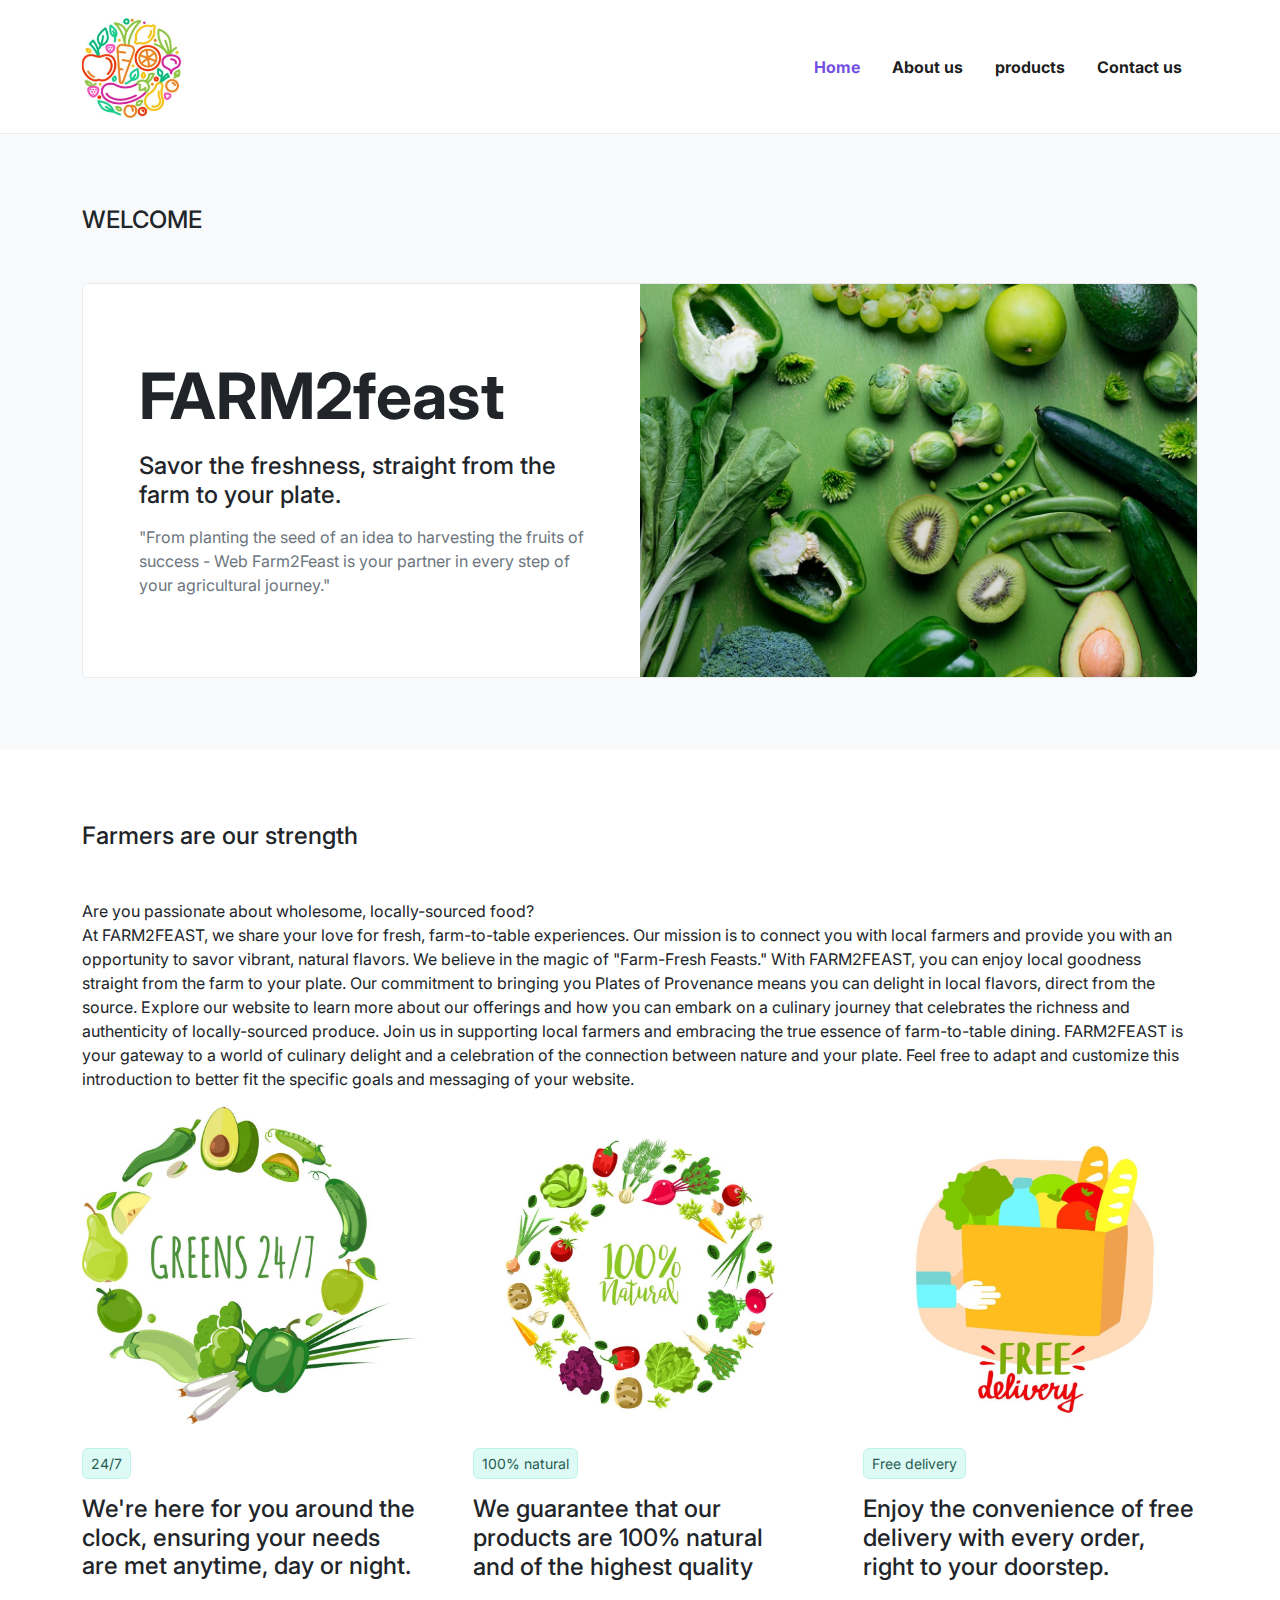
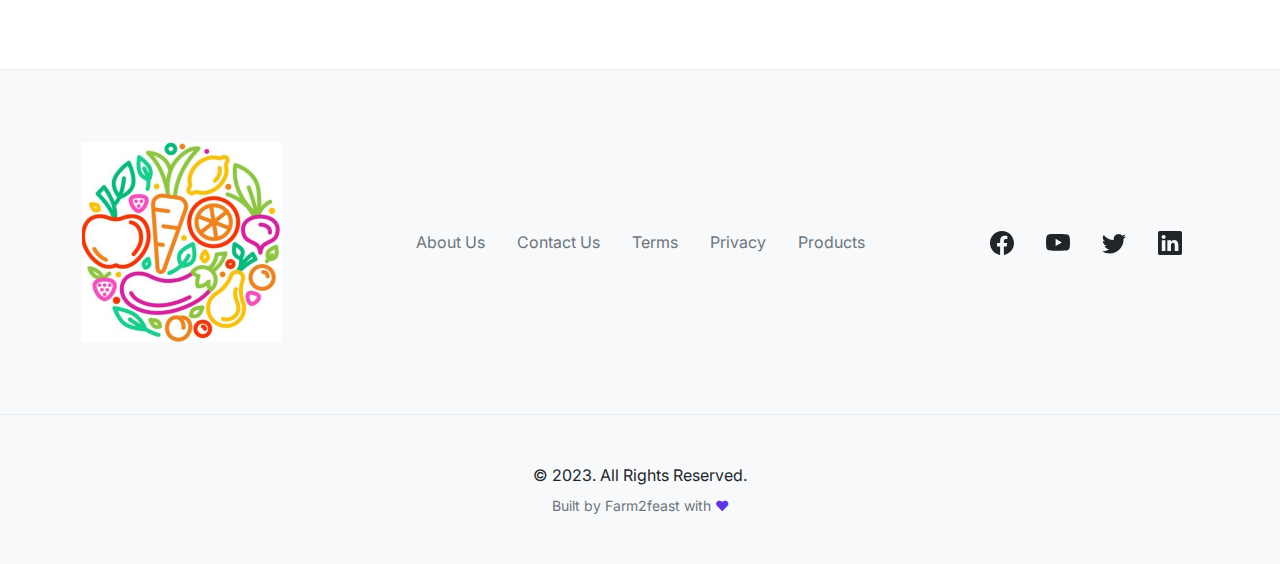
<file: index.html>
<!doctype html>
<html lang="en">

<head>
  <meta charset="utf-8">
  <meta name="viewport" content="width=device-width, initial-scale=1">
  <title>Farm2east</title>
  <link rel="preconnect" href="https://fonts.googleapis.com">
  <link rel="preconnect" href="https://fonts.gstatic.com" crossorigin>
  <link href="https://fonts.googleapis.com/css2?family=Inter:wght@100;200;300;400;500;600;700;800;900&display=swap" rel="stylesheet">
  <link rel="stylesheet" href="./assets/css/planet-bsb.css">
</head>
<body>
  <header id="header" class="sticky-top bsb-tpl-header-sticky bsb-tpl-header-sticky-animationX">
    <nav class="navbar navbar-expand-lg bsb-navbar bsb-navbar-hover bsb-navbar-caret bsb-tpl-navbar-sticky bg-white border-bottom border-light-subtle" data-bsb-sticky-target="#header">
      <div class="container">
        <a class="navbar-brand" href="index.html">
          <img src="./assets/img/branding/logo.jpg" alt="Logo" width="100" height="100" class="d-inline-block align-text-top">
        </a>
        <button class="navbar-toggler border-0" type="button" data-bs-toggle="offcanvas" data-bs-target="#offcanvasNavbar" aria-controls="offcanvasNavbar">
          <svg xmlns="http://www.w3.org/2000/svg" width="24" height="24" fill="currentColor" class="bi bi-list" viewBox="0 0 16 16">
            <path fill-rule="evenodd" d="M2.5 12a.5.5 0 0 1 .5-.5h10a.5.5 0 0 1 0 1H3a.5.5 0 0 1-.5-.5zm0-4a.5.5 0 0 1 .5-.5h10a.5.5 0 0 1 0 1H3a.5.5 0 0 1-.5-.5zm0-4a.5.5 0 0 1 .5-.5h10a.5.5 0 0 1 0 1H3a.5.5 0 0 1-.5-.5z" />
          </svg>
        </button>
        <div class="offcanvas offcanvas-end" tabindex="-1" id="offcanvasNavbar" aria-labelledby="offcanvasNavbarLabel">
          <div class="offcanvas-header">
            <h5 class="offcanvas-title" id="offcanvasNavbarLabel">Menu</h5>
            <button type="button" class="btn-close" data-bs-dismiss="offcanvas" aria-label="Close"></button>
          </div>
          <div class="offcanvas-body">
            <ul class="navbar-nav justify-content-end flex-grow-1">
              <li class="nav-item">
                <a class="nav-link active" aria-current="page" href="index.html">Home</a>
              </li>
              <li class="nav-item">
                <a class="nav-link" href="about.html">About us</a>
              </li>
              <li class="nav-item">
                <a class="nav-link" href="products.html">products</a>
              </li>
              <li class="nav-item">
                <a class="nav-link" href="contact.html">Contact us</a>
              </li>
            </ul>
          </div>
        </div>
      </div>
    </nav>

  </header>

  <section class="py-3 py-md-5 py-xl-8 bg-light">
    <div class="container">
      <div class="row justify-content-md-center">
        <div class="col-12">
          <h2 class="h4 mb-4 mb-md-5">WELCOME</h2>
        </div>
      </div>
    </div>

    <div class="container">
      <article>
        <div class="card border-light-subtle">
          <div class="row g-0">
            <div class="col-12 col-md-6 order-1 order-md-0 d-flex align-items-center">
              <div class="card-body p-md-4 p-xl-6 p-xxl-9">
                <div class="entry-header mb-3">
                  <ul class="entry-meta list-unstyled d-flex mb-4">
                    
                  </ul>
                  <h2 class="card-title entry-title display-3 fw-bold mb-4 lh-1">
                    <a class="link-dark text-decoration-none" href="#!">FARM2feast</a>
                  </h2>
                  <h4>Savor the freshness, straight from the farm to your plate.</h4>
                 
                </div>
                <p class="card-text entry-summary text-secondary mb-4">
                  "From planting the seed of an idea to harvesting the fruits of success - Web Farm2Feast is your partner in every step of your agricultural journey."
                </p>
                <div class="entry-footer">
                  <ul class="entry-meta list-unstyled d-flex align-items-center m-0">
                   
                  </ul>
                </div>
              </div>
            </div>
            <div class="col-12 col-md-6 d-flex">
              <img class="img-fluid rounded-end object-fit-cover" loading="lazy" src="./assets/img/featured/Carousel3.jpg" alt="Entrepreneurship">
            </div>
          </div>
        </div>
      </article>
    </div>
  </section>
  <main id="main">
    <section class="bsb-blog-5 py-3 py-md-5 py-xl-8 bsb-section-py-xxl-1">
      <div class="container">
        <div class="row justify-content-md-center">
          <div class="col-12">
            <h2 class="h4 mb-4 mb-md-5">Farmers are our strength</h2>
            <p>Are you passionate about wholesome, locally-sourced food?<br> At FARM2FEAST, we share your love for fresh, farm-to-table experiences. Our mission is to connect you with local farmers and provide you with an opportunity to savor vibrant, natural flavors.

              We believe in the magic of "Farm-Fresh Feasts." With FARM2FEAST, you can enjoy local goodness straight from the farm to your plate. Our commitment to bringing you Plates of Provenance means you can delight in local flavors, direct from the source.
              
              Explore our website to learn more about our offerings and how you can embark on a culinary journey that celebrates the richness and authenticity of locally-sourced produce. Join us in supporting local farmers and embracing the true essence of farm-to-table dining.
              
              FARM2FEAST is your gateway to a world of culinary delight and a celebration of the connection between nature and your plate.
              
              Feel free to adapt and customize this introduction to better fit the specific goals and messaging of your website.</p>
          </div>
        </div>
      </div>

      <div class="container overflow-hidden">
        <div class="row gy-4 gy-md-5 gx-xl-6 gy-xl-6 gx-xxl-9 gy-xxl-9">
          <div class="col-12 col-lg-4">
            <article>
              <div class="card border-0 bg-transparent">
                <figure class="card-img-top mb-4 overflow-hidden bsb-overlay-hover">
                  <a href="#!">
                    <img class="img-fluid bsb-scale bsb-hover-scale-up" loading="lazy" src="./assets/img/blog/24.jpg" alt="24/7">
                  </a>
                  
                </figure>
                <div class="card-body m-0 p-0">
                  <div class="entry-header mb-3">
                    <ul class="entry-meta list-unstyled d-flex mb-3">
                      <li>
                        <a class="d-inline-flex px-2 py-1 link-accent text-accent-emphasis bg-accent-subtle border border-accent-subtle rounded-2 text-decoration-none fs-7" href="#!">24/7</a>
                      </li>
                    </ul>
                    <h2 class="card-title entry-title h4 m-0">
                      <a class="link-dark text-decoration-none" href="#!">We're here for you around the clock, ensuring your needs are met anytime, day or night.</a>
                    </h2>
                  </div>
                </div>
                <div class="card-footer border-0 bg-transparent p-0 m-0">
                  <ul class="entry-meta list-unstyled d-flex align-items-center m-0">
                    <li>
                    </li>
                  </ul>
                </div>
              </div>
            </article>
          </div>
          <div class="col-12 col-lg-4">
            <article>
              <div class="card border-0 bg-transparent">
                <figure class="card-img-top mb-4 overflow-hidden bsb-overlay-hover">
                  <a href="#!">
                    <img class="img-fluid bsb-scale bsb-hover-scale-up" loading="lazy" src="./assets/img/blog/natural.jpg" alt="organic">
                  </a>
                  
                </figure>
                <div class="card-body m-0 p-0">
                  <div class="entry-header mb-3">
                    <ul class="entry-meta list-unstyled d-flex mb-3">
                      <li>
                        <a class="d-inline-flex px-2 py-1 link-accent text-accent-emphasis bg-accent-subtle border border-accent-subtle rounded-2 text-decoration-none fs-7" href="#!">100% natural</a>
                      </li>
                    </ul>
                    <h2 class="card-title entry-title h4 m-0">
                      <a class="link-dark text-decoration-none" href="#!">We guarantee that our products are 100% natural and of the highest quality</a>
                    </h2>
                  </div>
                </div>
                <div class="card-footer border-0 bg-transparent p-0 m-0">
                  <ul class="entry-meta list-unstyled d-flex align-items-center m-0">
                    <li>
                    </li>
                  </ul>
                </div>
              </div>
            </article>
          </div>
          <div class="col-12 col-lg-4">
            <article>
              <div class="card border-0 bg-transparent">
                <figure class="card-img-top mb-4 overflow-hidden bsb-overlay-hover">
                  <a href="#!">
                    <img class="img-fluid bsb-scale bsb-hover-scale-up" loading="lazy" src="./assets/img/blog/delivery.jpg" alt="delivery">
                  </a>
                  
                </figure>
                <div class="card-body m-0 p-0">
                  <div class="entry-header mb-3">
                    <ul class="entry-meta list-unstyled d-flex mb-3">
                      <li>
                        <a class="d-inline-flex px-2 py-1 link-accent text-accent-emphasis bg-accent-subtle border border-accent-subtle rounded-2 text-decoration-none fs-7" href="#!">Free delivery</a>
                      </li>
                    </ul>
                    <h2 class="card-title entry-title h4 m-0">
                      <a class="link-dark text-decoration-none" href="#!">Enjoy the convenience of free delivery with every order, right to your doorstep.</a>
                    </h2>
                  </div>
                </div>
                <div class="card-footer border-0 bg-transparent p-0 m-0">
                  <ul class="entry-meta list-unstyled d-flex align-items-center m-0">
                    <li>
                    </li>
                  </ul>
                </div>
              </div>
            </article>
          </div>
          
          
        </div>
      </div>

  </main>
  <footer class="footer">
    <div class="bg-light py-3 py-md-5 py-xl-8 border-top border-light-subtle">
      <div class="container overflow-hidden">
        <div class="row gy-3 gy-md-5 gy-xl-0 align-items-sm-center">
          <div class="col-xs-12 col-sm-6 col-xl-3 order-0 order-xl-0">
            <div class="footer-logo-wrapper text-center text-sm-start">
              <a href="#!">
                <img src="./assets/img/branding/logo.jpg" alt="" class="bsb-tpl-logo-footer" style="width: 200px; height: 200px;">

              </a>
            </div>
          </div>

          <div class="col-xs-12 col-xl-6 order-2 order-xl-1">
            <ul class="nav justify-content-center">
              <li class="nav-item">
                <a class="nav-link link-secondary px-2 px-md-3" href="about.html">About Us</a>
              </li>
              <li class="nav-item">
                <a class="nav-link link-secondary px-2 px-md-3" href="contact.html">Contact Us</a>
              </li>
              <li class="nav-item">
                <a class="nav-link link-secondary px-2 px-md-3" href="#!">Terms</a>
              </li>
              <li class="nav-item">
                <a class="nav-link link-secondary px-2 px-md-3" href="#!">Privacy</a>
              </li>
              <li class="nav-item">
                <a class="nav-link link-secondary px-2 px-md-3" href="prod">Products</a>
              </li>
            </ul>
          </div>

          <div class="col-xs-12 col-sm-6 col-xl-3 order-1 order-xl-2">
            <ul class="nav justify-content-center justify-content-sm-end">
              <li class="nav-item">
                <a class="nav-link link-dark px-3" href="#!">
                  <svg xmlns="http://www.w3.org/2000/svg" width="24" height="24" fill="currentColor" class="bi bi-facebook" viewBox="0 0 16 16">
                    <path d="M16 8.049c0-4.446-3.582-8.05-8-8.05C3.58 0-.002 3.603-.002 8.05c0 4.017 2.926 7.347 6.75 7.951v-5.625h-2.03V8.05H6.75V6.275c0-2.017 1.195-3.131 3.022-3.131.876 0 1.791.157 1.791.157v1.98h-1.009c-.993 0-1.303.621-1.303 1.258v1.51h2.218l-.354 2.326H9.25V16c3.824-.604 6.75-3.934 6.75-7.951z" />
                  </svg>
                </a>
              </li>
              <li class="nav-item">
                <a class="nav-link link-dark px-3" href="#!">
                  <svg xmlns="http://www.w3.org/2000/svg" width="24" height="24" fill="currentColor" class="bi bi-youtube" viewBox="0 0 16 16">
                    <path d="M8.051 1.999h.089c.822.003 4.987.033 6.11.335a2.01 2.01 0 0 1 1.415 1.42c.101.38.172.883.22 1.402l.01.104.022.26.008.104c.065.914.073 1.77.074 1.957v.075c-.001.194-.01 1.108-.082 2.06l-.008.105-.009.104c-.05.572-.124 1.14-.235 1.558a2.007 2.007 0 0 1-1.415 1.42c-1.16.312-5.569.334-6.18.335h-.142c-.309 0-1.587-.006-2.927-.052l-.17-.006-.087-.004-.171-.007-.171-.007c-1.11-.049-2.167-.128-2.654-.26a2.007 2.007 0 0 1-1.415-1.419c-.111-.417-.185-.986-.235-1.558L.09 9.82l-.008-.104A31.4 31.4 0 0 1 0 7.68v-.123c.002-.215.01-.958.064-1.778l.007-.103.003-.052.008-.104.022-.26.01-.104c.048-.519.119-1.023.22-1.402a2.007 2.007 0 0 1 1.415-1.42c.487-.13 1.544-.21 2.654-.26l.17-.007.172-.006.086-.003.171-.007A99.788 99.788 0 0 1 7.858 2h.193zM6.4 5.209v4.818l4.157-2.408L6.4 5.209z" />
                  </svg>
                </a>
              </li>
              <li class="nav-item">
                <a class="nav-link link-dark px-3" href="#!">
                  <svg xmlns="http://www.w3.org/2000/svg" width="24" height="24" fill="currentColor" class="bi bi-twitter" viewBox="0 0 16 16">
                    <path d="M5.026 15c6.038 0 9.341-5.003 9.341-9.334 0-.14 0-.282-.006-.422A6.685 6.685 0 0 0 16 3.542a6.658 6.658 0 0 1-1.889.518 3.301 3.301 0 0 0 1.447-1.817 6.533 6.533 0 0 1-2.087.793A3.286 3.286 0 0 0 7.875 6.03a9.325 9.325 0 0 1-6.767-3.429 3.289 3.289 0 0 0 1.018 4.382A3.323 3.323 0 0 1 .64 6.575v.045a3.288 3.288 0 0 0 2.632 3.218 3.203 3.203 0 0 1-.865.115 3.23 3.23 0 0 1-.614-.057 3.283 3.283 0 0 0 3.067 2.277A6.588 6.588 0 0 1 .78 13.58a6.32 6.32 0 0 1-.78-.045A9.344 9.344 0 0 0 5.026 15z" />
                  </svg>
                </a>
              </li>
              <li class="nav-item">
                <a class="nav-link link-dark px-3" href="#!">
                  <svg xmlns="http://www.w3.org/2000/svg" width="24" height="24" fill="currentColor" class="bi bi-linkedin" viewBox="0 0 16 16">
                    <path d="M0 1.146C0 .513.526 0 1.175 0h13.65C15.474 0 16 .513 16 1.146v13.708c0 .633-.526 1.146-1.175 1.146H1.175C.526 16 0 15.487 0 14.854V1.146zm4.943 12.248V6.169H2.542v7.225h2.401zm-1.2-8.212c.837 0 1.358-.554 1.358-1.248-.015-.709-.52-1.248-1.342-1.248-.822 0-1.359.54-1.359 1.248 0 .694.521 1.248 1.327 1.248h.016zm4.908 8.212V9.359c0-.216.016-.432.08-.586.173-.431.568-.878 1.232-.878.869 0 1.216.662 1.216 1.634v3.865h2.401V9.25c0-2.22-1.184-3.252-2.764-3.252-1.274 0-1.845.7-2.165 1.193v.025h-.016a5.54 5.54 0 0 1 .016-.025V6.169h-2.4c.03.678 0 7.225 0 7.225h2.4z" />
                  </svg>
                </a>
              </li>
            </ul>
          </div>
        </div>
      </div>
    </div>
    <div class="bg-light py-3 py-md-5 border-top border-light-subtle">
      <div class="container overflow-hidden">
        <div class="row">
          <div class="col">
            <div class="footer-copyright-wrapper text-center">
              &copy; 2023. All Rights Reserved.
            </div>
            <div class="credits text-secondary text-center mt-2 fs-7">
              Built by <a>Farm2feast</a> with <span class="text-primary">&#9829;</span>
            </div>
          </div>
        </div>
      </div>
    </div>
  </footer>
  <script src="https://unpkg.com/bootstrap@5.3.2/dist/js/bootstrap.bundle.min.js"></script>
  <script src="./assets/controller/planet-bsb.js"></script>
</body>

</html>
</file>
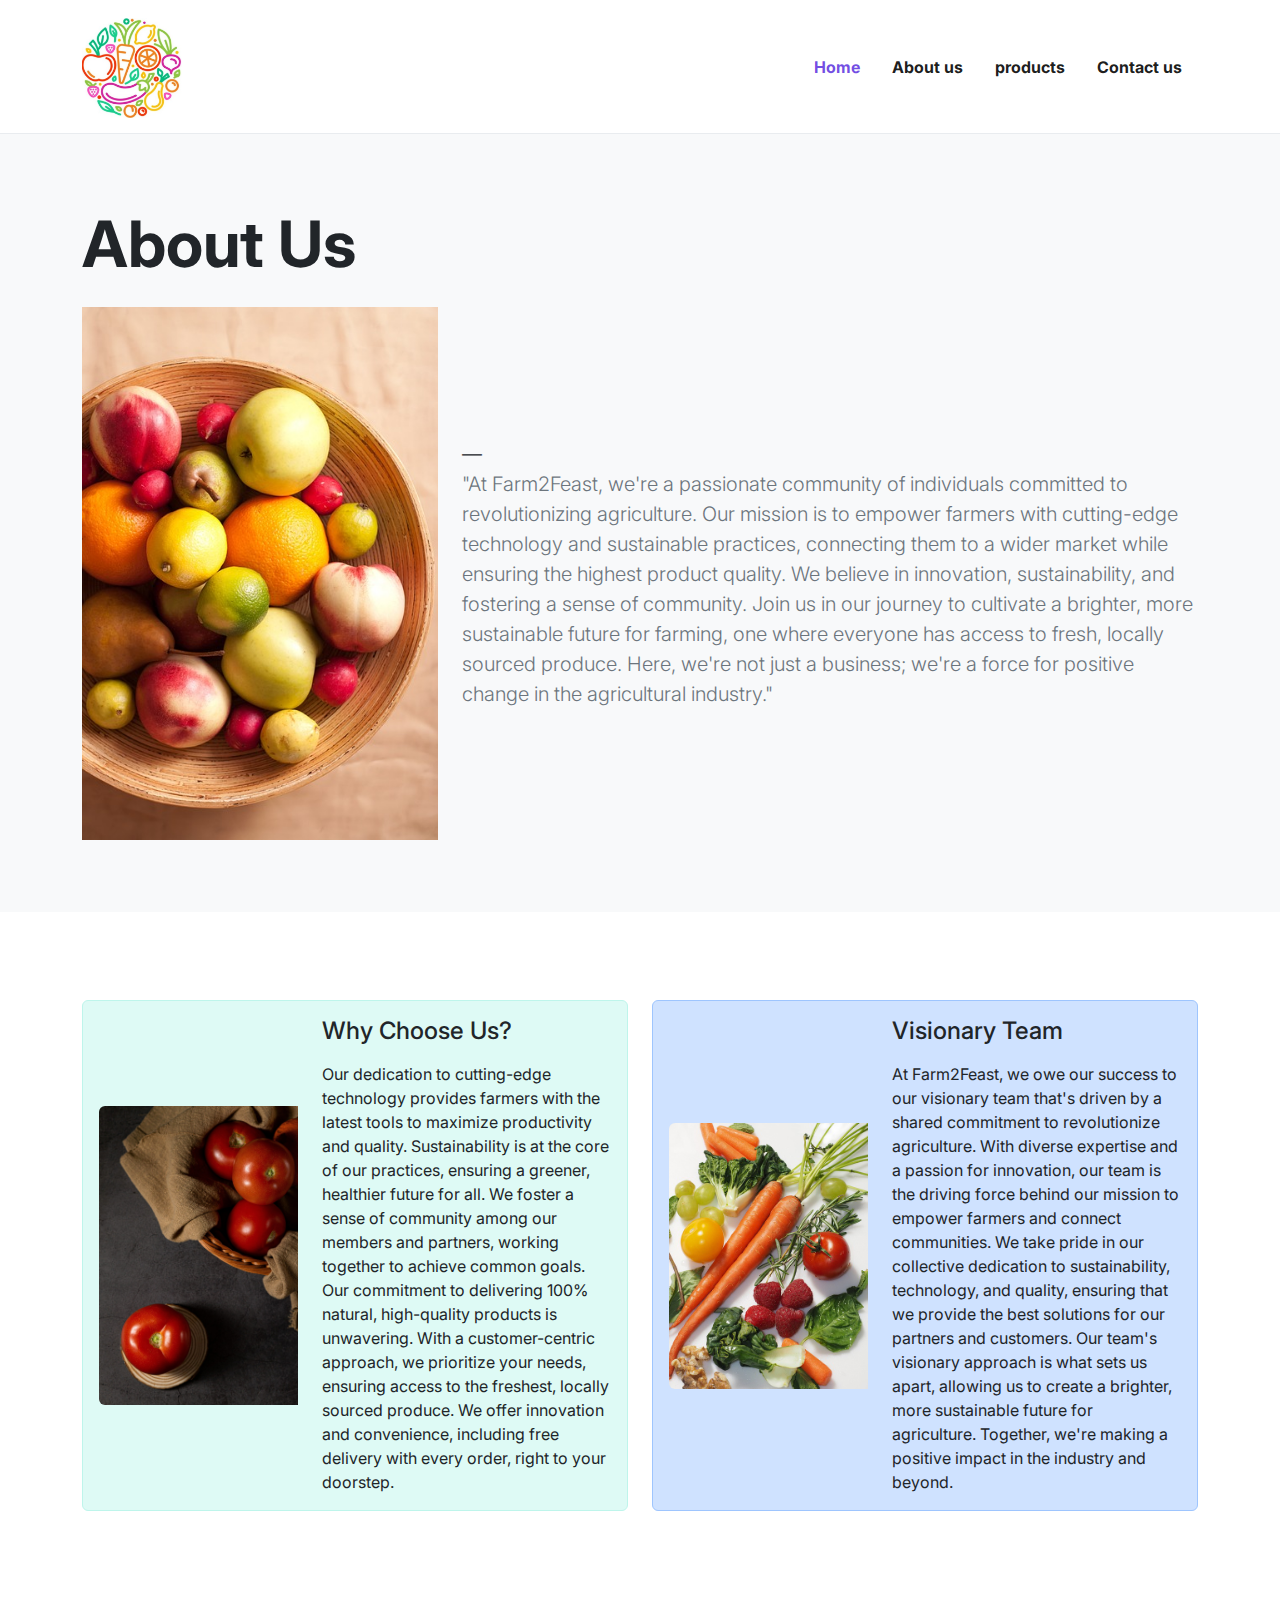
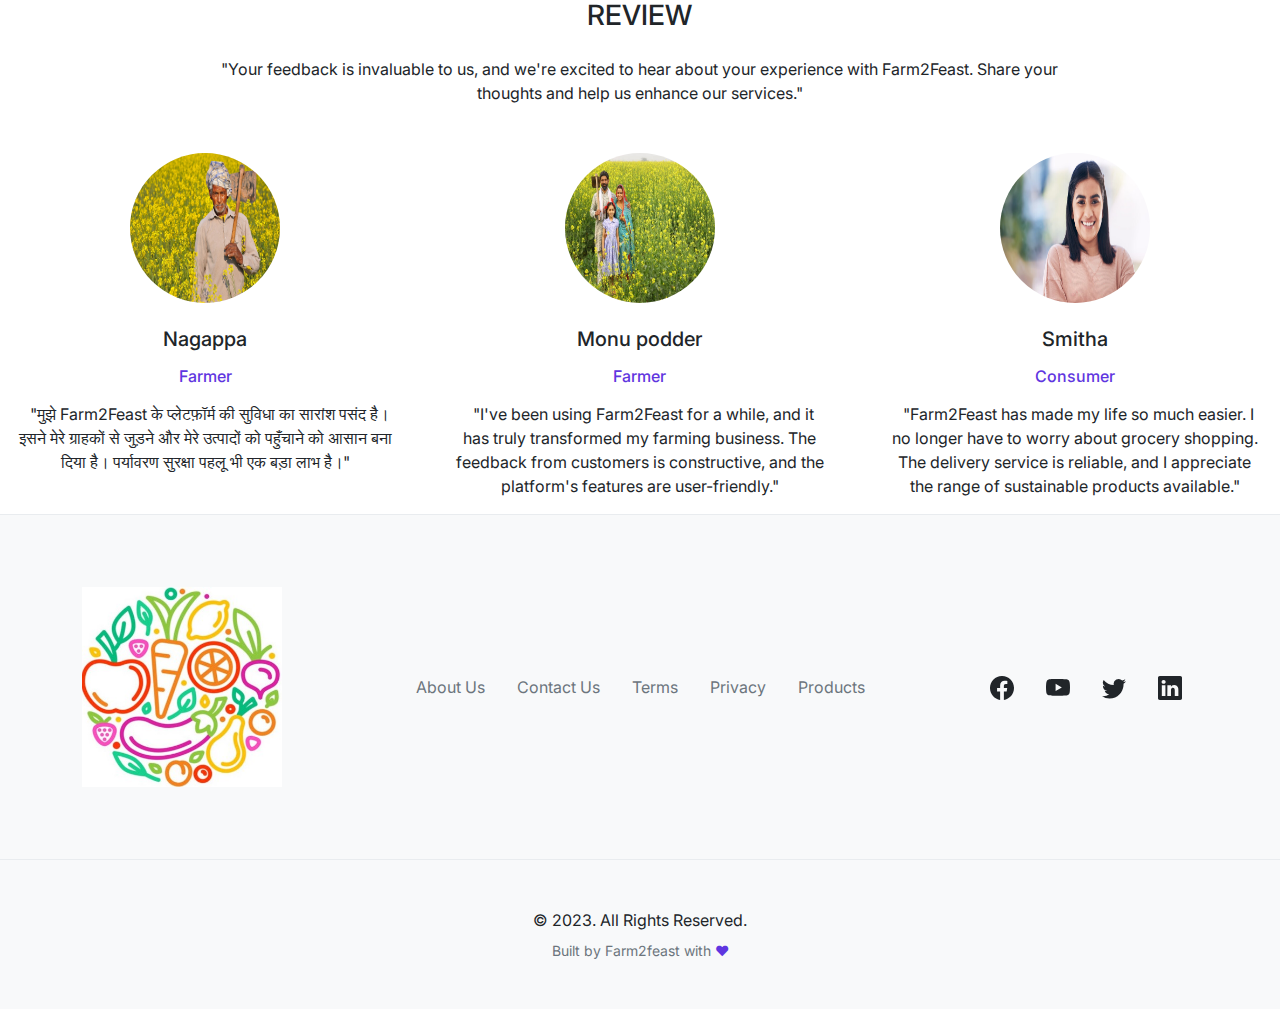
<file: about.html>
<!doctype html>
<html lang="en">

<head>
  <meta charset="utf-8">
  <meta name="viewport" content="width=device-width, initial-scale=1">
  <title>Farm2east</title>
  <link rel="preconnect" href="https://fonts.googleapis.com">
  <link rel="preconnect" href="https://fonts.gstatic.com" crossorigin>
  <link href="https://fonts.googleapis.com/css2?family=Inter:wght@100;200;300;400;500;600;700;800;900&display=swap" rel="stylesheet">
  <link rel="stylesheet" href="./assets/css/planet-bsb.css">
</head>
<body>
  <header id="header" class="sticky-top bsb-tpl-header-sticky bsb-tpl-header-sticky-animationX">
    <nav class="navbar navbar-expand-lg bsb-navbar bsb-navbar-hover bsb-navbar-caret bsb-tpl-navbar-sticky bg-white border-bottom border-light-subtle" data-bsb-sticky-target="#header">
      <div class="container">
        <a class="navbar-brand" href="index.html">
          <img src="./assets/img/branding/logo.jpg" alt="Logo" width="100" height="100" class="d-inline-block align-text-top">
        </a>
        <button class="navbar-toggler border-0" type="button" data-bs-toggle="offcanvas" data-bs-target="#offcanvasNavbar" aria-controls="offcanvasNavbar">
          <svg xmlns="http://www.w3.org/2000/svg" width="24" height="24" fill="currentColor" class="bi bi-list" viewBox="0 0 16 16">
            <path fill-rule="evenodd" d="M2.5 12a.5.5 0 0 1 .5-.5h10a.5.5 0 0 1 0 1H3a.5.5 0 0 1-.5-.5zm0-4a.5.5 0 0 1 .5-.5h10a.5.5 0 0 1 0 1H3a.5.5 0 0 1-.5-.5zm0-4a.5.5 0 0 1 .5-.5h10a.5.5 0 0 1 0 1H3a.5.5 0 0 1-.5-.5z" />
          </svg>
        </button>
        <div class="offcanvas offcanvas-end" tabindex="-1" id="offcanvasNavbar" aria-labelledby="offcanvasNavbarLabel">
          <div class="offcanvas-header">
            <h5 class="offcanvas-title" id="offcanvasNavbarLabel">Menu</h5>
            <button type="button" class="btn-close" data-bs-dismiss="offcanvas" aria-label="Close"></button>
          </div>
          <div class="offcanvas-body">
            <ul class="navbar-nav justify-content-end flex-grow-1">
              <li class="nav-item">
                <a class="nav-link active" aria-current="page" href="index.html">Home</a>
              </li>
              <li class="nav-item">
                <a class="nav-link" href="about.html">About us</a>
              </li>
              <li class="nav-item">
                <a class="nav-link" href="products.html">products</a>
              </li>
              <li class="nav-item">
                <a class="nav-link" href="contact.html">Contact us</a>
              </li>
            </ul>
          </div>
        </div>
      </div>
    </nav>

  </header>
  <section class="py-3 py-md-5 py-xl-8 bg-light">
    <div class="container">
      <div class="row justify-content-md-center">
        <div class="col-12">
          <h2 class="display-3 fw-bold mb-4">About Us</h2>
          <div class="row align-items-center">
            <div class="col-12 col-md-6 col-lg-5 col-xl-4 col-xxl-3">
              <img src="./assets/img/about/about.jpg" alt="Your Image" class="img-fluid">
            </div>
            <div class="col-12 col-md-6 col-lg-7 col-xl-8 col-xxl-9">
              <p class="lead m-0">—</p>
              <p class="lead text-secondary m-0">"At Farm2Feast, we're a passionate community of individuals committed to revolutionizing agriculture. Our mission is to empower farmers with cutting-edge technology and sustainable practices, connecting them to a wider market while ensuring the highest product quality. We believe in innovation, sustainability, and fostering a sense of community. Join us in our journey to cultivate a brighter, more sustainable future for farming, one where everyone has access to fresh, locally sourced produce. Here, we're not just a business; we're a force for positive change in the agricultural industry."</p>
            </div>
          </div>
        </div>
      </div>
    </div>
  </section>
  <main id="main">
    <section class="py-3 py-md-5 py-xl-10">
      <div class="container">
        <div class="row gy-3 gy-md-4 gy-lg-0">
          <div class="col-12 col-lg-6">
            <div class="card bg-accent-subtle border-accent-subtle p-3 m-0">
              <div class="row gy-3 gy-md-0 align-items-md-center">
                <div class="col-md-5">
                  <img src="./assets/img/about/NEW.jpg" class="img-fluid rounded-start" alt="...">
                </div>
                <div class="col-md-7">
                  <div class="card-body p-0">
                    <h2 class="card-title h4 mb-3">Why Choose Us?</h2>
                    <p class="card-text">Our dedication to cutting-edge technology provides farmers with the latest tools to maximize productivity and quality. Sustainability is at the core of our practices, ensuring a greener, healthier future for all. We foster a sense of community among our members and partners, working together to achieve common goals. Our commitment to delivering 100% natural, high-quality products is unwavering. With a customer-centric approach, we prioritize your needs, ensuring access to the freshest, locally sourced produce. We offer innovation and convenience, including free delivery with every order, right to your doorstep.</p>
                  </div>
                </div>
              </div>
            </div>
          </div>
          <div class="col-12 col-lg-6">
            <div class="card bg-primary-subtle border-primary-subtle p-3 m-0">
              <div class="row gy-3 gy-md-0 align-items-md-center">
                <div class="col-md-5">
                  <img src="./assets/img/about/B.jpg" class="img-fluid rounded-start" alt="...">
                </div>
                <div class="col-md-7">
                  <div class="card-body p-0">
                    <h2 class="card-title h4 mb-3">Visionary Team</h2>
                    <p class="card-text">At Farm2Feast, we owe our success to our visionary team that's driven by a shared commitment to revolutionize agriculture. With diverse expertise and a passion for innovation, our team is the driving force behind our mission to empower farmers and connect communities. We take pride in our collective dedication to sustainability, technology, and quality, ensuring that we provide the best solutions for our partners and customers. Our team's visionary approach is what sets us apart, allowing us to create a brighter, more sustainable future for agriculture. Together, we're making a positive impact in the industry and beyond.</p>
                  </div>
                </div>
              </div>
            </div>
          </div>
        </div>
      </div>
    </section>

    <section>
      <div class="row d-flex justify-content-center">
        <div class="col-md-10 col-xl-8 text-center">
          <h3 class="mb-4">REVIEW</h3>
          <p class="mb-4 pb-2 mb-md-5 pb-md-0">
            "Your feedback is invaluable to us, and we're excited to hear about your experience with Farm2Feast. Share your thoughts and help us enhance our services."
          </p>
        </div>
      </div>
    
      <div class="row text-center">
        <div class="col-md-4 mb-5 mb-md-0">
          <div class="d-flex justify-content-center mb-4">
            <img src="./assets/img/about/farmer1.jpg"
              class="rounded-circle shadow-1-strong" width="150" height="150" />
          </div>
          <h5 class="mb-3">Nagappa</h5>
          <h6 class="text-primary mb-3">Farmer</h6>
          <p class="px-xl-3">
            <i class="fas fa-quote-left pe-2"></i>"मुझे Farm2Feast के प्लेटफ़ॉर्म की सुविधा का सारांश पसंद है। इसने मेरे ग्राहकों से जुड़ने और मेरे उत्पादों को पहुँचाने को आसान बना दिया है। पर्यावरण सुरक्षा पहलू भी एक बड़ा लाभ है।"
          </p>
          <ul class="list-unstyled d-flex justify-content-center mb-0">
            <li>
              <i class="fas fa-star fa-sm text-warning"></i>
            </li>
            <li>
              <i class="fas fa-star fa-sm text-warning"></i>
            </li>
            <li>
              <i class="fas fa-star fa-sm text-warning"></i>
            </li>
            <li>
              <i class="fas fa-star fa-sm text-warning"></i>
            </li>
            <li>
              <i class="fas fa-star-half-alt fa-sm text-warning"></i>
            </li>
          </ul>
        </div>
        <div class="col-md-4 mb-5 mb-md-0">
          <div class="d-flex justify-content-center mb-4">
            <img src="./assets/img/about/farmer2.jpg"
              class="rounded-circle shadow-1-strong" width="150" height="150" />
          </div>
          <h5 class="mb-3">Monu podder</h5>
          <h6 class="text-primary mb-3">Farmer</h6>
          <p class="px-xl-3">
            <i class="fas fa-quote-left pe-2"></i>"I've been using Farm2Feast for a while, and it has truly transformed my farming business. The feedback from customers is constructive, and the platform's features are user-friendly."
          </p>
          <ul class="list-unstyled d-flex justify-content-center mb-0">
            <li>
              <i class="fas fa-star fa-sm text-warning"></i>
            </li>
            <li>
              <i class="fas fa-star fa-sm text-warning"></i>
            </li>
            <li>
              <i class="fas fa-star fa-sm text-warning"></i>
            </li>
            <li>
              <i class="fas fa-star fa-sm text-warning"></i>
            </li>
            <li>
              <i class="fas fa-star fa-sm text-warning"></i>
            </li>
          </ul>
        </div>
        <div class="col-md-4 mb-0">
          <div class="d-flex justify-content-center mb-4">
            <img src="./assets/img/about/Consumer.jpg"
              class="rounded-circle shadow-1-strong" width="150" height="150" />
          </div>
          <h5 class="mb-3">Smitha</h5>
          <h6 class="text-primary mb-3">Consumer</h6>
          <p class="px-xl-3">
            <i class="fas fa-quote-left pe-2"></i>"Farm2Feast has made my life so much easier. I no longer have to worry about grocery shopping. The delivery service is reliable, and I appreciate the range of sustainable products available."
          </p>
          <ul class="list-unstyled d-flex justify-content-center mb-0">
            <li>
              <i class="fas fa-star fa-sm text-warning"></i>
            </li>
            <li>
              <i class="fas fa-star fa-sm text-warning"></i>
            </li>
            <li>
              <i class="fas fa-star fa-sm text-warning"></i>
            </li>
            <li>
              <i class="fas fa-star fa-sm text-warning"></i>
            </li>
            <li>
              <i class="far fa-star fa-sm text-warning"></i>
            </li>
          </ul>
        </div>
      </div>
    </section>
    

  </main>
<footer class="footer">
  <div class="bg-light py-3 py-md-5 py-xl-8 border-top border-light-subtle">
    <div class="container overflow-hidden">
      <div class="row gy-3 gy-md-5 gy-xl-0 align-items-sm-center">
        <div class="col-xs-12 col-sm-6 col-xl-3 order-0 order-xl-0">
          <div class="footer-logo-wrapper text-center text-sm-start">
            <a href="#!">
              <img src="./assets/img/branding/logo.jpg" alt="" class="bsb-tpl-logo-footer" style="width: 200px; height: 200px;">

            </a>
          </div>
        </div>

        <div class="col-xs-12 col-xl-6 order-2 order-xl-1">
          <ul class="nav justify-content-center">
            <li class="nav-item">
              <a class="nav-link link-secondary px-2 px-md-3" href="about.html">About Us</a>
            </li>
            <li class="nav-item">
              <a class="nav-link link-secondary px-2 px-md-3" href="contact.html">Contact Us</a>
            </li>
            <li class="nav-item">
              <a class="nav-link link-secondary px-2 px-md-3" href="#!">Terms</a>
            </li>
            <li class="nav-item">
              <a class="nav-link link-secondary px-2 px-md-3" href="#!">Privacy</a>
            </li>
            <li class="nav-item">
              <a class="nav-link link-secondary px-2 px-md-3" href="prod">Products</a>
            </li>
          </ul>
        </div>

        <div class="col-xs-12 col-sm-6 col-xl-3 order-1 order-xl-2">
          <ul class="nav justify-content-center justify-content-sm-end">
            <li class="nav-item">
              <a class="nav-link link-dark px-3" href="#!">
                <svg xmlns="http://www.w3.org/2000/svg" width="24" height="24" fill="currentColor" class="bi bi-facebook" viewBox="0 0 16 16">
                  <path d="M16 8.049c0-4.446-3.582-8.05-8-8.05C3.58 0-.002 3.603-.002 8.05c0 4.017 2.926 7.347 6.75 7.951v-5.625h-2.03V8.05H6.75V6.275c0-2.017 1.195-3.131 3.022-3.131.876 0 1.791.157 1.791.157v1.98h-1.009c-.993 0-1.303.621-1.303 1.258v1.51h2.218l-.354 2.326H9.25V16c3.824-.604 6.75-3.934 6.75-7.951z" />
                </svg>
              </a>
            </li>
            <li class="nav-item">
              <a class="nav-link link-dark px-3" href="#!">
                <svg xmlns="http://www.w3.org/2000/svg" width="24" height="24" fill="currentColor" class="bi bi-youtube" viewBox="0 0 16 16">
                  <path d="M8.051 1.999h.089c.822.003 4.987.033 6.11.335a2.01 2.01 0 0 1 1.415 1.42c.101.38.172.883.22 1.402l.01.104.022.26.008.104c.065.914.073 1.77.074 1.957v.075c-.001.194-.01 1.108-.082 2.06l-.008.105-.009.104c-.05.572-.124 1.14-.235 1.558a2.007 2.007 0 0 1-1.415 1.42c-1.16.312-5.569.334-6.18.335h-.142c-.309 0-1.587-.006-2.927-.052l-.17-.006-.087-.004-.171-.007-.171-.007c-1.11-.049-2.167-.128-2.654-.26a2.007 2.007 0 0 1-1.415-1.419c-.111-.417-.185-.986-.235-1.558L.09 9.82l-.008-.104A31.4 31.4 0 0 1 0 7.68v-.123c.002-.215.01-.958.064-1.778l.007-.103.003-.052.008-.104.022-.26.01-.104c.048-.519.119-1.023.22-1.402a2.007 2.007 0 0 1 1.415-1.42c.487-.13 1.544-.21 2.654-.26l.17-.007.172-.006.086-.003.171-.007A99.788 99.788 0 0 1 7.858 2h.193zM6.4 5.209v4.818l4.157-2.408L6.4 5.209z" />
                </svg>
              </a>
            </li>
            <li class="nav-item">
              <a class="nav-link link-dark px-3" href="#!">
                <svg xmlns="http://www.w3.org/2000/svg" width="24" height="24" fill="currentColor" class="bi bi-twitter" viewBox="0 0 16 16">
                  <path d="M5.026 15c6.038 0 9.341-5.003 9.341-9.334 0-.14 0-.282-.006-.422A6.685 6.685 0 0 0 16 3.542a6.658 6.658 0 0 1-1.889.518 3.301 3.301 0 0 0 1.447-1.817 6.533 6.533 0 0 1-2.087.793A3.286 3.286 0 0 0 7.875 6.03a9.325 9.325 0 0 1-6.767-3.429 3.289 3.289 0 0 0 1.018 4.382A3.323 3.323 0 0 1 .64 6.575v.045a3.288 3.288 0 0 0 2.632 3.218 3.203 3.203 0 0 1-.865.115 3.23 3.23 0 0 1-.614-.057 3.283 3.283 0 0 0 3.067 2.277A6.588 6.588 0 0 1 .78 13.58a6.32 6.32 0 0 1-.78-.045A9.344 9.344 0 0 0 5.026 15z" />
                </svg>
              </a>
            </li>
            <li class="nav-item">
              <a class="nav-link link-dark px-3" href="#!">
                <svg xmlns="http://www.w3.org/2000/svg" width="24" height="24" fill="currentColor" class="bi bi-linkedin" viewBox="0 0 16 16">
                  <path d="M0 1.146C0 .513.526 0 1.175 0h13.65C15.474 0 16 .513 16 1.146v13.708c0 .633-.526 1.146-1.175 1.146H1.175C.526 16 0 15.487 0 14.854V1.146zm4.943 12.248V6.169H2.542v7.225h2.401zm-1.2-8.212c.837 0 1.358-.554 1.358-1.248-.015-.709-.52-1.248-1.342-1.248-.822 0-1.359.54-1.359 1.248 0 .694.521 1.248 1.327 1.248h.016zm4.908 8.212V9.359c0-.216.016-.432.08-.586.173-.431.568-.878 1.232-.878.869 0 1.216.662 1.216 1.634v3.865h2.401V9.25c0-2.22-1.184-3.252-2.764-3.252-1.274 0-1.845.7-2.165 1.193v.025h-.016a5.54 5.54 0 0 1 .016-.025V6.169h-2.4c.03.678 0 7.225 0 7.225h2.4z" />
                </svg>
              </a>
            </li>
          </ul>
        </div>
      </div>
    </div>
  </div>
  <div class="bg-light py-3 py-md-5 border-top border-light-subtle">
    <div class="container overflow-hidden">
      <div class="row">
        <div class="col">
          <div class="footer-copyright-wrapper text-center">
            &copy; 2023. All Rights Reserved.
          </div>
          <div class="credits text-secondary text-center mt-2 fs-7">
            Built by <a>Farm2feast</a> with <span class="text-primary">&#9829;</span>
          </div>
        </div>
      </div>
    </div>
  </div>

</footer>

<script src="https://unpkg.com/bootstrap@5.3.2/dist/js/bootstrap.bundle.min.js"></script>
<script src="./assets/controller/planet-bsb.js"></script>
</body>

</html>
</file>
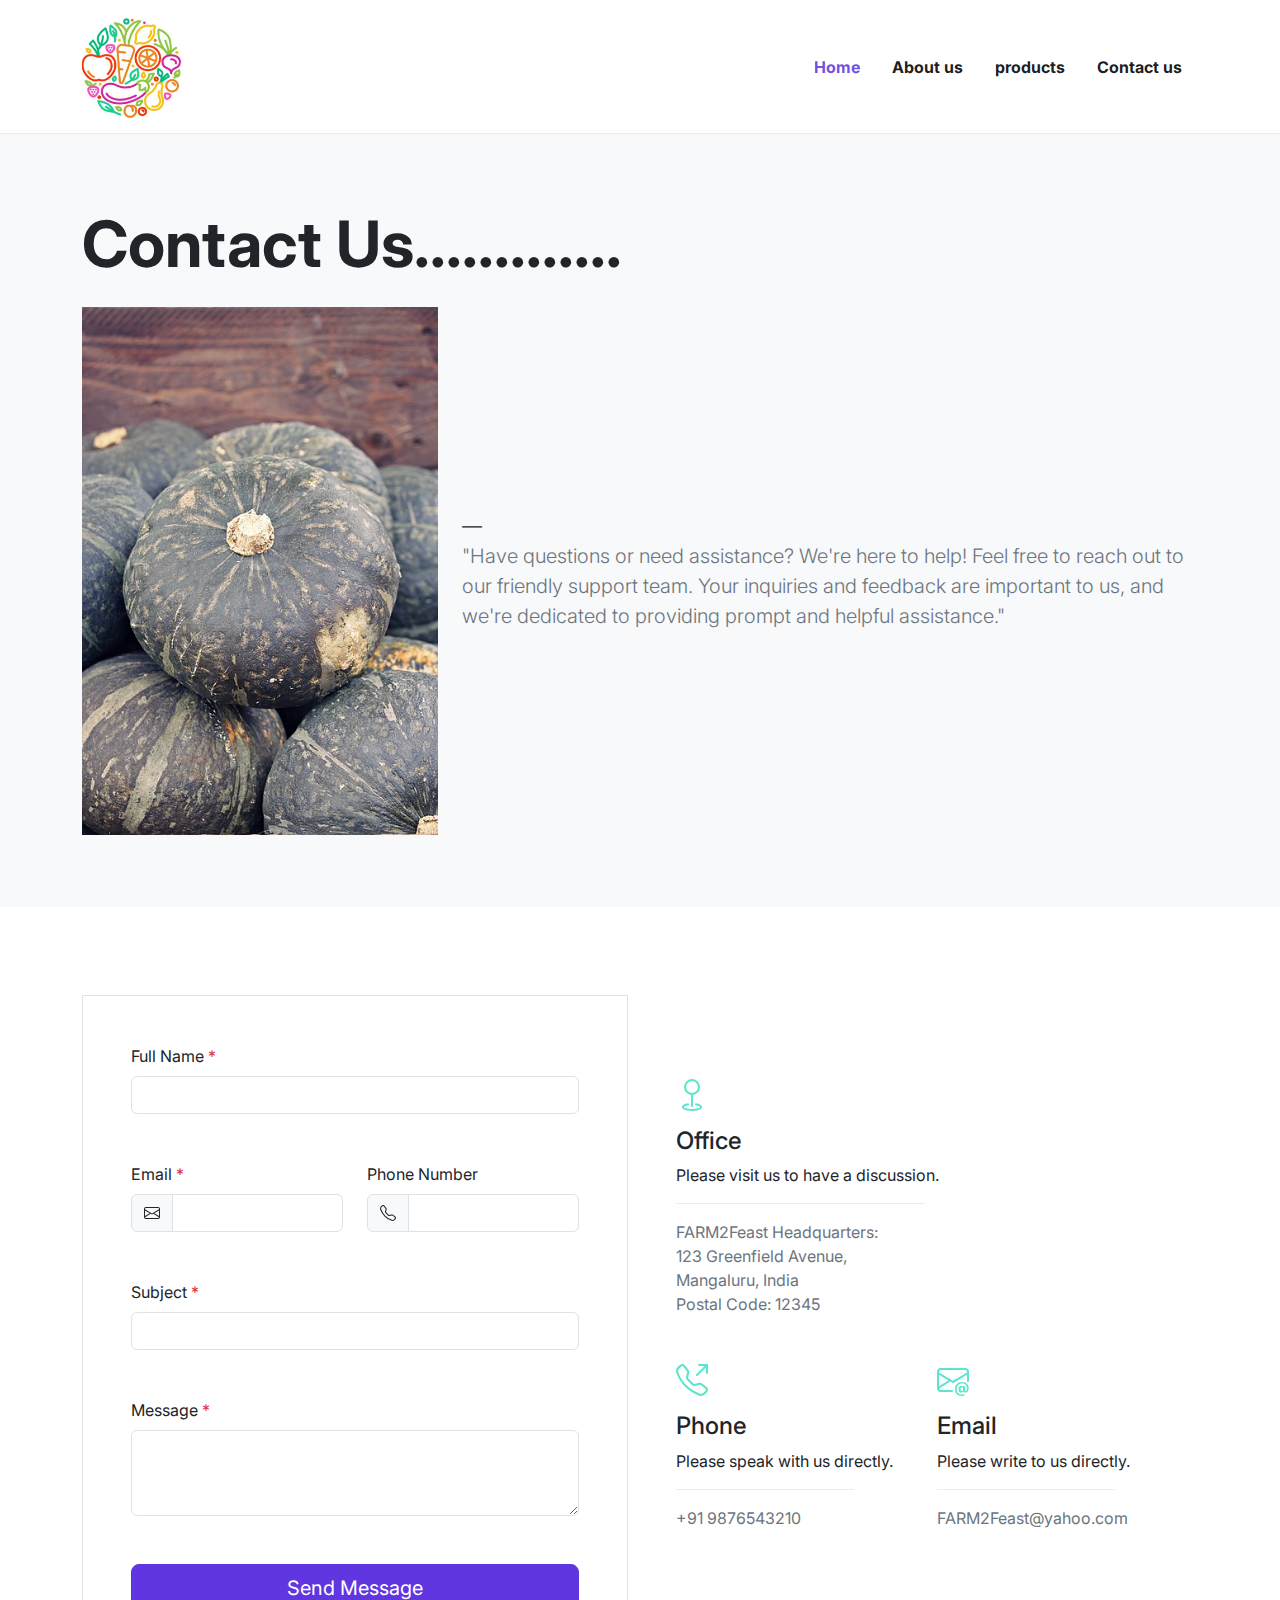
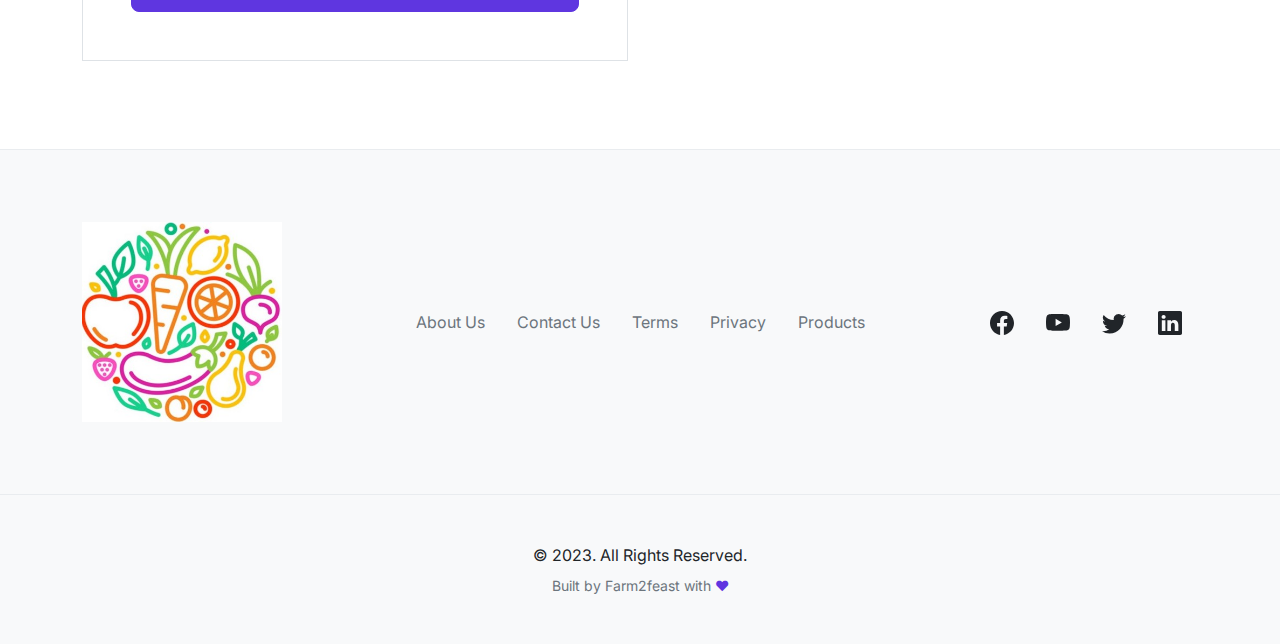
<file: contact.html>
<!doctype html>
<html lang="en">

<head>
  <meta charset="utf-8">
  <meta name="viewport" content="width=device-width, initial-scale=1">
  <title>Farm2east</title>
  <link rel="preconnect" href="https://fonts.googleapis.com">
  <link rel="preconnect" href="https://fonts.gstatic.com" crossorigin>
  <link href="https://fonts.googleapis.com/css2?family=Inter:wght@100;200;300;400;500;600;700;800;900&display=swap" rel="stylesheet">
  <link rel="stylesheet" href="./assets/css/planet-bsb.css">
</head>
<body>

  <!-- Header -->
  <header id="header" class="sticky-top bsb-tpl-header-sticky bsb-tpl-header-sticky-animationX">
    <nav class="navbar navbar-expand-lg bsb-navbar bsb-navbar-hover bsb-navbar-caret bsb-tpl-navbar-sticky bg-white border-bottom border-light-subtle" data-bsb-sticky-target="#header">
      <div class="container">
        <a class="navbar-brand" href="index.html">
          <img src="./assets/img/branding/logo.jpg" alt="Logo" width="100" height="100" class="d-inline-block align-text-top">
        </a>
        <button class="navbar-toggler border-0" type="button" data-bs-toggle="offcanvas" data-bs-target="#offcanvasNavbar" aria-controls="offcanvasNavbar">
          <svg xmlns="http://www.w3.org/2000/svg" width="24" height="24" fill="currentColor" class="bi bi-list" viewBox="0 0 16 16">
            <path fill-rule="evenodd" d="M2.5 12a.5.5 0 0 1 .5-.5h10a.5.5 0 0 1 0 1H3a.5.5 0 0 1-.5-.5zm0-4a.5.5 0 0 1 .5-.5h10a.5.5 0 0 1 0 1H3a.5.5 0 0 1-.5-.5zm0-4a.5.5 0 0 1 .5-.5h10a.5.5 0 0 1 0 1H3a.5.5 0 0 1-.5-.5z" />
          </svg>
        </button>
        <div class="offcanvas offcanvas-end" tabindex="-1" id="offcanvasNavbar" aria-labelledby="offcanvasNavbarLabel">
          <div class="offcanvas-header">
            <h5 class="offcanvas-title" id="offcanvasNavbarLabel">Menu</h5>
            <button type="button" class="btn-close" data-bs-dismiss="offcanvas" aria-label="Close"></button>
          </div>
          <div class="offcanvas-body">
            <ul class="navbar-nav justify-content-end flex-grow-1">
              <li class="nav-item">
                <a class="nav-link active" aria-current="page" href="index.html">Home</a>
              </li>
              <li class="nav-item">
                <a class="nav-link" href="about.html">About us</a>
              </li>
              <li class="nav-item">
                <a class="nav-link" href="products.html">products</a>
              </li>
              <li class="nav-item">
                <a class="nav-link" href="contact.html">Contact us</a>
              </li>
            </ul>
          </div>
        </div>
      </div>
    </nav>

  </header>
  <section class="py-3 py-md-5 py-xl-8 bg-light">
    <div class="container">
      <div class="row justify-content-md-center">
        <div class="col-12">
          <h2 class="display-3 fw-bold mb-4">Contact Us.............</h2>
          <div class="row align-items-center">
            <div class="col-12 col-md-6 col-lg-5 col-xl-4 col-xxl-3">
              <img src="./assets/img/contact/contact1.jpg"alt="Your Image" class="img-fluid">
            </div>
            <div class="col-12 col-md-6 col-lg-7 col-xl-8 col-xxl-9">
              <p class="lead m-0">—</p>
              <p class="lead text-secondary m-0">"Have questions or need assistance? We're here to help! Feel free to reach out to our friendly support team. Your inquiries and feedback are important to us, and we're dedicated to providing prompt and helpful assistance."</p>
            </div>
          </div>
        </div>
      </div>
    </div>
  </section>
  <main id="main">
    <section class="py-3 py-md-5 py-xl-10">
      <div class="container">
        <div class="row gy-4 gy-md-5 gy-lg-0 align-items-md-center">
          <div class="col-12 col-lg-6">
            <div class="border overflow-hidden">

              <form action="#!">
                <div class="row gy-4 gy-xl-5 p-4 p-xl-5">
                  <div class="col-12">
                    <label for="fullname" class="form-label">Full Name <span class="text-danger">*</span></label>
                    <input type="text" class="form-control" id="fullname" name="fullname" value="" required>
                  </div>
                  <div class="col-12 col-md-6">
                    <label for="email" class="form-label">Email <span class="text-danger">*</span></label>
                    <div class="input-group">
                      <span class="input-group-text">
                        <svg xmlns="http://www.w3.org/2000/svg" width="16" height="16" fill="currentColor" class="bi bi-envelope" viewBox="0 0 16 16">
                          <path d="M0 4a2 2 0 0 1 2-2h12a2 2 0 0 1 2 2v8a2 2 0 0 1-2 2H2a2 2 0 0 1-2-2V4Zm2-1a1 1 0 0 0-1 1v.217l7 4.2 7-4.2V4a1 1 0 0 0-1-1H2Zm13 2.383-4.708 2.825L15 11.105V5.383Zm-.034 6.876-5.64-3.471L8 9.583l-1.326-.795-5.64 3.47A1 1 0 0 0 2 13h12a1 1 0 0 0 .966-.741ZM1 11.105l4.708-2.897L1 5.383v5.722Z" />
                        </svg>
                      </span>
                      <input type="email" class="form-control" id="email" name="email" value="" required>
                    </div>
                  </div>
                  <div class="col-12 col-md-6">
                    <label for="phone" class="form-label">Phone Number</label>
                    <div class="input-group">
                      <span class="input-group-text">
                        <svg xmlns="http://www.w3.org/2000/svg" width="16" height="16" fill="currentColor" class="bi bi-telephone" viewBox="0 0 16 16">
                          <path d="M3.654 1.328a.678.678 0 0 0-1.015-.063L1.605 2.3c-.483.484-.661 1.169-.45 1.77a17.568 17.568 0 0 0 4.168 6.608 17.569 17.569 0 0 0 6.608 4.168c.601.211 1.286.033 1.77-.45l1.034-1.034a.678.678 0 0 0-.063-1.015l-2.307-1.794a.678.678 0 0 0-.58-.122l-2.19.547a1.745 1.745 0 0 1-1.657-.459L5.482 8.062a1.745 1.745 0 0 1-.46-1.657l.548-2.19a.678.678 0 0 0-.122-.58L3.654 1.328zM1.884.511a1.745 1.745 0 0 1 2.612.163L6.29 2.98c.329.423.445.974.315 1.494l-.547 2.19a.678.678 0 0 0 .178.643l2.457 2.457a.678.678 0 0 0 .644.178l2.189-.547a1.745 1.745 0 0 1 1.494.315l2.306 1.794c.829.645.905 1.87.163 2.611l-1.034 1.034c-.74.74-1.846 1.065-2.877.702a18.634 18.634 0 0 1-7.01-4.42 18.634 18.634 0 0 1-4.42-7.009c-.362-1.03-.037-2.137.703-2.877L1.885.511z" />
                        </svg>
                      </span>
                      <input type="tel" class="form-control" id="phone" name="phone" value="">
                    </div>
                  </div>
                  <div class="col-12">
                    <label for="subject" class="form-label">Subject <span class="text-danger">*</span></label>
                    <input type="text" class="form-control" id="subject" name="subject" value="" required>
                  </div>
                  <div class="col-12">
                    <label for="message" class="form-label">Message <span class="text-danger">*</span></label>
                    <textarea class="form-control" id="message" name="message" rows="3" required></textarea>
                  </div>
                  <div class="col-12">
                    <div class="d-grid">
                      <button class="btn btn-primary btn-lg" type="submit">Send Message</button>
                    </div>
                  </div>
                </div>
              </form>

            </div>
          </div>
          <div class="col-12 col-lg-6">
            <div class="row justify-content-xl-center">
              <div class="col-12 col-xl-11">
                <div class="mb-4 mb-md-5">
                  <div class="mb-3 text-accent">
                    <svg xmlns="http://www.w3.org/2000/svg" width="32" height="32" fill="currentColor" class="bi bi-geo" viewBox="0 0 16 16">
                      <path fill-rule="evenodd" d="M8 1a3 3 0 1 0 0 6 3 3 0 0 0 0-6zM4 4a4 4 0 1 1 4.5 3.969V13.5a.5.5 0 0 1-1 0V7.97A4 4 0 0 1 4 3.999zm2.493 8.574a.5.5 0 0 1-.411.575c-.712.118-1.28.295-1.655.493a1.319 1.319 0 0 0-.37.265.301.301 0 0 0-.057.09V14l.002.008a.147.147 0 0 0 .016.033.617.617 0 0 0 .145.15c.165.13.435.27.813.395.751.25 1.82.414 3.024.414s2.273-.163 3.024-.414c.378-.126.648-.265.813-.395a.619.619 0 0 0 .146-.15.148.148 0 0 0 .015-.033L12 14v-.004a.301.301 0 0 0-.057-.09 1.318 1.318 0 0 0-.37-.264c-.376-.198-.943-.375-1.655-.493a.5.5 0 1 1 .164-.986c.77.127 1.452.328 1.957.594C12.5 13 13 13.4 13 14c0 .426-.26.752-.544.977-.29.228-.68.413-1.116.558-.878.293-2.059.465-3.34.465-1.281 0-2.462-.172-3.34-.465-.436-.145-.826-.33-1.116-.558C3.26 14.752 3 14.426 3 14c0-.599.5-1 .961-1.243.505-.266 1.187-.467 1.957-.594a.5.5 0 0 1 .575.411z" />
                    </svg>
                  </div>
                  <div>
                    <h4 class="mb-2">Office</h4>
                    <p class="mb-2">Please visit us to have a discussion.</p>
                    <hr class="w-50 mb-3 border-dark-subtle">
                    <address class="m-0 text-secondary">FARM2Feast Headquarters:<br>
                      123 Greenfield Avenue,<br>
                      Mangaluru, India<br>
                      Postal Code: 12345</address>
                  </div>
                </div>
                <div class="row mb-sm-4 mb-md-5">
                  <div class="col-12 col-sm-6">
                    <div class="mb-4 mb-sm-0">
                      <div class="mb-3 text-accent">
                        <svg xmlns="http://www.w3.org/2000/svg" width="32" height="32" fill="currentColor" class="bi bi-telephone-outbound" viewBox="0 0 16 16">
                          <path d="M3.654 1.328a.678.678 0 0 0-1.015-.063L1.605 2.3c-.483.484-.661 1.169-.45 1.77a17.568 17.568 0 0 0 4.168 6.608 17.569 17.569 0 0 0 6.608 4.168c.601.211 1.286.033 1.77-.45l1.034-1.034a.678.678 0 0 0-.063-1.015l-2.307-1.794a.678.678 0 0 0-.58-.122l-2.19.547a1.745 1.745 0 0 1-1.657-.459L5.482 8.062a1.745 1.745 0 0 1-.46-1.657l.548-2.19a.678.678 0 0 0-.122-.58L3.654 1.328zM1.884.511a1.745 1.745 0 0 1 2.612.163L6.29 2.98c.329.423.445.974.315 1.494l-.547 2.19a.678.678 0 0 0 .178.643l2.457 2.457a.678.678 0 0 0 .644.178l2.189-.547a1.745 1.745 0 0 1 1.494.315l2.306 1.794c.829.645.905 1.87.163 2.611l-1.034 1.034c-.74.74-1.846 1.065-2.877.702a18.634 18.634 0 0 1-7.01-4.42 18.634 18.634 0 0 1-4.42-7.009c-.362-1.03-.037-2.137.703-2.877L1.885.511zM11 .5a.5.5 0 0 1 .5-.5h4a.5.5 0 0 1 .5.5v4a.5.5 0 0 1-1 0V1.707l-4.146 4.147a.5.5 0 0 1-.708-.708L14.293 1H11.5a.5.5 0 0 1-.5-.5z" />
                        </svg>
                      </div>
                      <div>
                        <h4 class="mb-2">Phone</h4>
                        <p class="mb-2">Please speak with us directly.</p>
                        <hr class="w-75 mb-3 border-dark-subtle">
                        <p class="mb-0">
                          <a class="link-secondary text-decoration-none" href="tel:+15057922430">+91 9876543210</a>
                        </p>
                      </div>
                    </div>
                  </div>
                  <div class="col-12 col-sm-6">
                    <div class="mb-4 mb-sm-0">
                      <div class="mb-3 text-accent">
                        <svg xmlns="http://www.w3.org/2000/svg" width="32" height="32" fill="currentColor" class="bi bi-envelope-at" viewBox="0 0 16 16">
                          <path d="M2 2a2 2 0 0 0-2 2v8.01A2 2 0 0 0 2 14h5.5a.5.5 0 0 0 0-1H2a1 1 0 0 1-.966-.741l5.64-3.471L8 9.583l7-4.2V8.5a.5.5 0 0 0 1 0V4a2 2 0 0 0-2-2H2Zm3.708 6.208L1 11.105V5.383l4.708 2.825ZM1 4.217V4a1 1 0 0 1 1-1h12a1 1 0 0 1 1 1v.217l-7 4.2-7-4.2Z" />
                          <path d="M14.247 14.269c1.01 0 1.587-.857 1.587-2.025v-.21C15.834 10.43 14.64 9 12.52 9h-.035C10.42 9 9 10.36 9 12.432v.214C9 14.82 10.438 16 12.358 16h.044c.594 0 1.018-.074 1.237-.175v-.73c-.245.11-.673.18-1.18.18h-.044c-1.334 0-2.571-.788-2.571-2.655v-.157c0-1.657 1.058-2.724 2.64-2.724h.04c1.535 0 2.484 1.05 2.484 2.326v.118c0 .975-.324 1.39-.639 1.39-.232 0-.41-.148-.41-.42v-2.19h-.906v.569h-.03c-.084-.298-.368-.63-.954-.63-.778 0-1.259.555-1.259 1.4v.528c0 .892.49 1.434 1.26 1.434.471 0 .896-.227 1.014-.643h.043c.118.42.617.648 1.12.648Zm-2.453-1.588v-.227c0-.546.227-.791.573-.791.297 0 .572.192.572.708v.367c0 .573-.253.744-.564.744-.354 0-.581-.215-.581-.8Z" />
                        </svg>
                      </div>
                      <div>
                        <h4 class="mb-2">Email</h4>
                        <p class="mb-2">Please write to us directly.</p>
                        <hr class="w-75 mb-3 border-dark-subtle">
                        <p class="mb-0">
                          <a class="link-secondary text-decoration-none" href="mailto:demo@yourdomain.com">FARM2Feast@yahoo.com</a>
                        </p>
                      </div>
                    </div>
                  </div>
                </div>
              </div>
            </div>
          </div>
        </div>
      </div>
    </section>
  </main>
  <footer class="footer">
    <div class="bg-light py-3 py-md-5 py-xl-8 border-top border-light-subtle">
      <div class="container overflow-hidden">
        <div class="row gy-3 gy-md-5 gy-xl-0 align-items-sm-center">
          <div class="col-xs-12 col-sm-6 col-xl-3 order-0 order-xl-0">
            <div class="footer-logo-wrapper text-center text-sm-start">
              <a href="#!">
                <img src="./assets/img/branding/logo.jpg" alt="" class="bsb-tpl-logo-footer" style="width: 200px; height: 200px;">

              </a>
            </div>
          </div>

          <div class="col-xs-12 col-xl-6 order-2 order-xl-1">
            <ul class="nav justify-content-center">
              <li class="nav-item">
                <a class="nav-link link-secondary px-2 px-md-3" href="about.html">About Us</a>
              </li>
              <li class="nav-item">
                <a class="nav-link link-secondary px-2 px-md-3" href="contact.html">Contact Us</a>
              </li>
              <li class="nav-item">
                <a class="nav-link link-secondary px-2 px-md-3" href="#!">Terms</a>
              </li>
              <li class="nav-item">
                <a class="nav-link link-secondary px-2 px-md-3" href="#!">Privacy</a>
              </li>
              <li class="nav-item">
                <a class="nav-link link-secondary px-2 px-md-3" href="prod">Products</a>
              </li>
            </ul>
          </div>

          <div class="col-xs-12 col-sm-6 col-xl-3 order-1 order-xl-2">
            <ul class="nav justify-content-center justify-content-sm-end">
              <li class="nav-item">
                <a class="nav-link link-dark px-3" href="#!">
                  <svg xmlns="http://www.w3.org/2000/svg" width="24" height="24" fill="currentColor" class="bi bi-facebook" viewBox="0 0 16 16">
                    <path d="M16 8.049c0-4.446-3.582-8.05-8-8.05C3.58 0-.002 3.603-.002 8.05c0 4.017 2.926 7.347 6.75 7.951v-5.625h-2.03V8.05H6.75V6.275c0-2.017 1.195-3.131 3.022-3.131.876 0 1.791.157 1.791.157v1.98h-1.009c-.993 0-1.303.621-1.303 1.258v1.51h2.218l-.354 2.326H9.25V16c3.824-.604 6.75-3.934 6.75-7.951z" />
                  </svg>
                </a>
              </li>
              <li class="nav-item">
                <a class="nav-link link-dark px-3" href="#!">
                  <svg xmlns="http://www.w3.org/2000/svg" width="24" height="24" fill="currentColor" class="bi bi-youtube" viewBox="0 0 16 16">
                    <path d="M8.051 1.999h.089c.822.003 4.987.033 6.11.335a2.01 2.01 0 0 1 1.415 1.42c.101.38.172.883.22 1.402l.01.104.022.26.008.104c.065.914.073 1.77.074 1.957v.075c-.001.194-.01 1.108-.082 2.06l-.008.105-.009.104c-.05.572-.124 1.14-.235 1.558a2.007 2.007 0 0 1-1.415 1.42c-1.16.312-5.569.334-6.18.335h-.142c-.309 0-1.587-.006-2.927-.052l-.17-.006-.087-.004-.171-.007-.171-.007c-1.11-.049-2.167-.128-2.654-.26a2.007 2.007 0 0 1-1.415-1.419c-.111-.417-.185-.986-.235-1.558L.09 9.82l-.008-.104A31.4 31.4 0 0 1 0 7.68v-.123c.002-.215.01-.958.064-1.778l.007-.103.003-.052.008-.104.022-.26.01-.104c.048-.519.119-1.023.22-1.402a2.007 2.007 0 0 1 1.415-1.42c.487-.13 1.544-.21 2.654-.26l.17-.007.172-.006.086-.003.171-.007A99.788 99.788 0 0 1 7.858 2h.193zM6.4 5.209v4.818l4.157-2.408L6.4 5.209z" />
                  </svg>
                </a>
              </li>
              <li class="nav-item">
                <a class="nav-link link-dark px-3" href="#!">
                  <svg xmlns="http://www.w3.org/2000/svg" width="24" height="24" fill="currentColor" class="bi bi-twitter" viewBox="0 0 16 16">
                    <path d="M5.026 15c6.038 0 9.341-5.003 9.341-9.334 0-.14 0-.282-.006-.422A6.685 6.685 0 0 0 16 3.542a6.658 6.658 0 0 1-1.889.518 3.301 3.301 0 0 0 1.447-1.817 6.533 6.533 0 0 1-2.087.793A3.286 3.286 0 0 0 7.875 6.03a9.325 9.325 0 0 1-6.767-3.429 3.289 3.289 0 0 0 1.018 4.382A3.323 3.323 0 0 1 .64 6.575v.045a3.288 3.288 0 0 0 2.632 3.218 3.203 3.203 0 0 1-.865.115 3.23 3.23 0 0 1-.614-.057 3.283 3.283 0 0 0 3.067 2.277A6.588 6.588 0 0 1 .78 13.58a6.32 6.32 0 0 1-.78-.045A9.344 9.344 0 0 0 5.026 15z" />
                  </svg>
                </a>
              </li>
              <li class="nav-item">
                <a class="nav-link link-dark px-3" href="#!">
                  <svg xmlns="http://www.w3.org/2000/svg" width="24" height="24" fill="currentColor" class="bi bi-linkedin" viewBox="0 0 16 16">
                    <path d="M0 1.146C0 .513.526 0 1.175 0h13.65C15.474 0 16 .513 16 1.146v13.708c0 .633-.526 1.146-1.175 1.146H1.175C.526 16 0 15.487 0 14.854V1.146zm4.943 12.248V6.169H2.542v7.225h2.401zm-1.2-8.212c.837 0 1.358-.554 1.358-1.248-.015-.709-.52-1.248-1.342-1.248-.822 0-1.359.54-1.359 1.248 0 .694.521 1.248 1.327 1.248h.016zm4.908 8.212V9.359c0-.216.016-.432.08-.586.173-.431.568-.878 1.232-.878.869 0 1.216.662 1.216 1.634v3.865h2.401V9.25c0-2.22-1.184-3.252-2.764-3.252-1.274 0-1.845.7-2.165 1.193v.025h-.016a5.54 5.54 0 0 1 .016-.025V6.169h-2.4c.03.678 0 7.225 0 7.225h2.4z" />
                  </svg>
                </a>
              </li>
            </ul>
          </div>
        </div>
      </div>
    </div>
    <div class="bg-light py-3 py-md-5 border-top border-light-subtle">
      <div class="container overflow-hidden">
        <div class="row">
          <div class="col">
            <div class="footer-copyright-wrapper text-center">
              &copy; 2023. All Rights Reserved.
            </div>
            <div class="credits text-secondary text-center mt-2 fs-7">
              Built by <a>Farm2feast</a> with <span class="text-primary">&#9829;</span>
            </div>
          </div>
        </div>
      </div>
    </div>

  </footer>

  <script src="https://unpkg.com/bootstrap@5.3.2/dist/js/bootstrap.bundle.min.js"></script>
  <script src="./assets/controller/planet-bsb.js"></script>
</body>

</html>
</file>
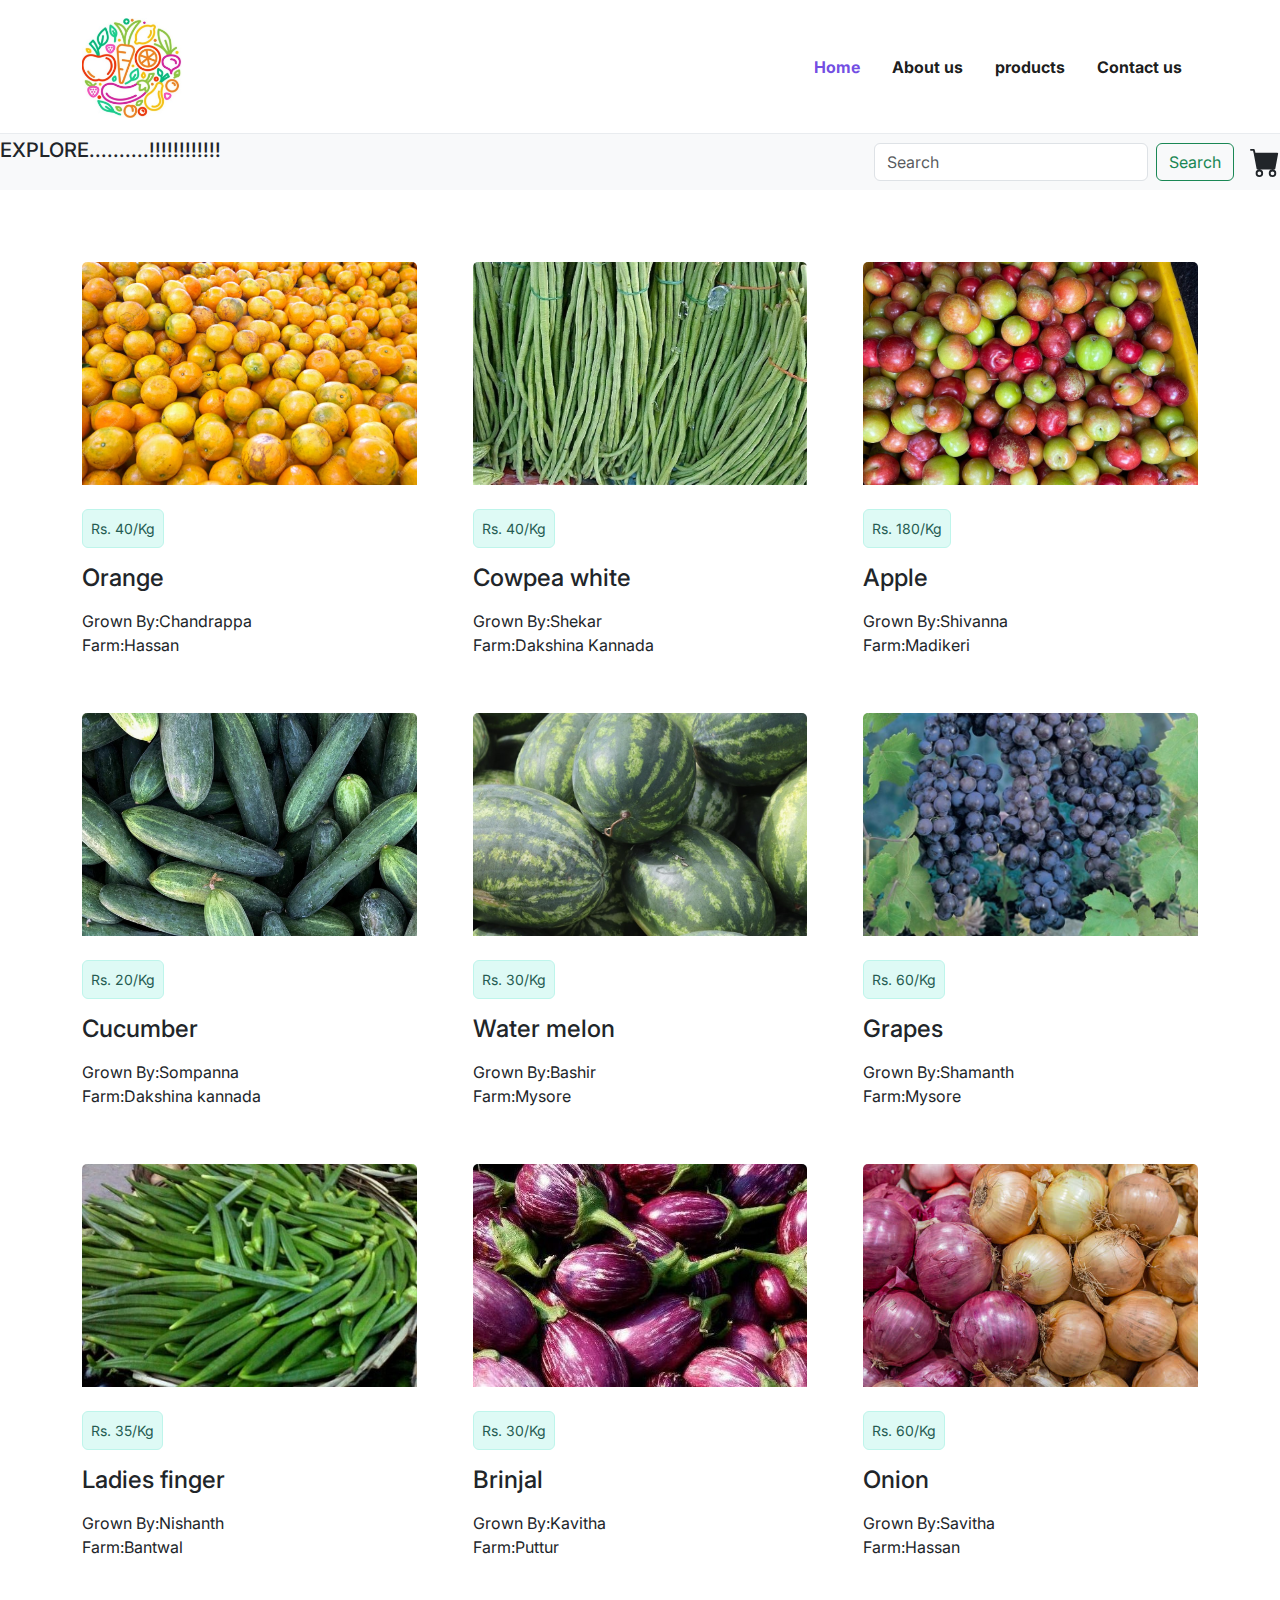
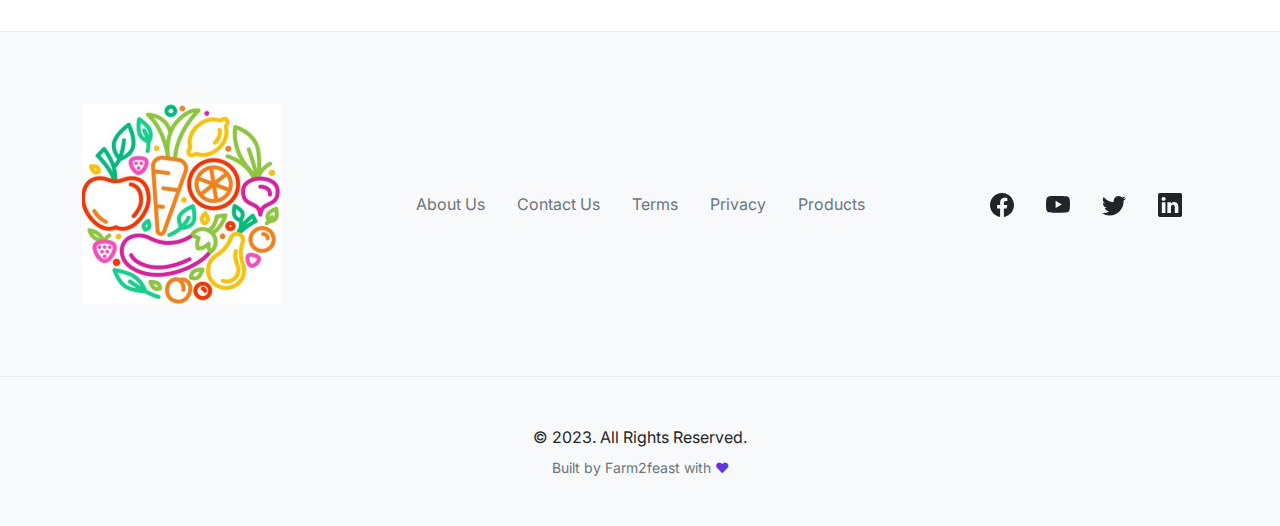
<file: products.html>
<!doctype html>
<html lang="en">

<head>
  <meta charset="utf-8">
  <meta name="viewport" content="width=device-width, initial-scale=1">
  <title>Farm2east</title>
  <link rel="preconnect" href="https://fonts.googleapis.com">
  <link rel="preconnect" href="https://fonts.gstatic.com" crossorigin>
  <link href="https://fonts.googleapis.com/css2?family=Inter:wght@100;200;300;400;500;600;700;800;900&display=swap" rel="stylesheet">
  <link rel="stylesheet" href="./assets/css/planet-bsb.css">
</head>
<body>
  <header id="header" class="sticky-top bsb-tpl-header-sticky bsb-tpl-header-sticky-animationX">
    <nav class="navbar navbar-expand-lg bsb-navbar bsb-navbar-hover bsb-navbar-caret bsb-tpl-navbar-sticky bg-white border-bottom border-light-subtle" data-bsb-sticky-target="#header">
      <div class="container">
        <a class="navbar-brand" href="index.html">
          <img src="./assets/img/branding/logo.jpg" alt="Logo" width="100" height="100" class="d-inline-block align-text-top">
        </a>
        <button class="navbar-toggler border-0" type="button" data-bs-toggle="offcanvas" data-bs-target="#offcanvasNavbar" aria-controls="offcanvasNavbar">
          <svg xmlns="http://www.w3.org/2000/svg" width="24" height="24" fill="currentColor" class="bi bi-list" viewBox="0 0 16 16">
            <path fill-rule="evenodd" d="M2.5 12a.5.5 0 0 1 .5-.5h10a.5.5 0 0 1 0 1H3a.5.5 0 0 1-.5-.5zm0-4a.5.5 0 0 1 .5-.5h10a.5.5 0 0 1 0 1H3a.5.5 0 0 1-.5-.5zm0-4a.5.5 0 0 1 .5-.5h10a.5.5 0 0 1 0 1H3a.5.5 0 0 1-.5-.5z" />
          </svg>
        </button>
        <div class="offcanvas offcanvas-end" tabindex="-1" id="offcanvasNavbar" aria-labelledby="offcanvasNavbarLabel">
          <div class="offcanvas-header">
            <h5 class="offcanvas-title" id="offcanvasNavbarLabel">Menu</h5>
            <button type="button" class="btn-close" data-bs-dismiss="offcanvas" aria-label="Close"></button>
          </div>
          <div class="offcanvas-body">
            <ul class="navbar-nav justify-content-end flex-grow-1">
              <li class="nav-item">
                <a class="nav-link active" aria-current="page" href="index.html">Home</a>
              </li>
              <li class="nav-item">
                <a class="nav-link" href="about.html">About us</a>
              </li>
              <li class="nav-item">
                <a class="nav-link" href="products.html">products</a>
              </li>
              <li class="nav-item">
                <a class="nav-link" href="contact.html">Contact us</a>
              </li>
            </ul>
          </div>
        </div>
      </div>
    </nav>

  </header>

  <section class="py-1 py-md-1 py-xl-0.5 bg-light d-flex align-items-center">
    <h3 class="h5 mb-3 mb-md-4 me-3">EXPLORE..........!!!!!!!!!!!!</h3>
    <div class="d-flex align-items-center ms-auto">
      <form class="d-flex me-3" role="search">
        <input class="form-control me-2" type="search" placeholder="Search" aria-label="Search">
        <button class="btn btn-outline-success" type="submit">Search</button>
      </form>
      <svg xmlns="http://www.w3.org/2000/svg" width="30" height="30" fill="currentColor" class="bi bi-cart-fill" viewBox="0 0 16 16">
        <path d="M0 1.5A.5.5 0 0 1 .5 1H2a.5.5 0 0 1 .485.379L2.89 3H14.5a.5.5 0 0 1 .491.592l-1.5 8A.5.5 0 0 1 13 12H4a.5.5 0 0 1-.491-.408L2.01 3.607 1.61 2H.5a.5.5 0 0 1-.5-.5zM5 12a2 2 0 1 0 0 4 2 2 0 0 0 0-4zm7 0a2 2 0 1 0 0 4 2 2 0 0 0 0-4zm-7 1a1 1 0 1 1 0 2 1 1 0 0 1 0-2zm7 0a1 1 0 1 1 0 2 1 1 0 0 1 0-2z"/>
      </svg>
    </div>
  </section>
  
  
  </div>
</section>
  <main id="main">
    <section class="bsb-blog-5 py-3 py-md-5 py-xl-8 bsb-section-py-xxl-1">
      <div class="container">
        <div class="row justify-content-md-center">
          <div class="col-12">

          </div>
        </div>
      </div>

      <div class="container overflow-hidden">
        <div class="row gy-4 gy-md-5 gx-xl-6 gy-xl-6 gx-xxl-9 gy-xxl-9">
          
          <div class="col-12 col-lg-4">
            <article>
              <div class="card border-0 bg-transparent">
                <figure class="card-img-top mb-4 overflow-hidden bsb-overlay-hover">
                  <a href="#!">
                    <img class="img-fluid bsb-scale bsb-hover-scale-up" loading="lazy" src="./assets/img/products/or.jpg" alt="Product 1">
                  </a>
                </figure>
                <div class="card-body m-0 p-0">
                  <div class="entry-header mb-3">
                    <ul class="entry-meta list-unstyled d-flex mb-3">
                      <li>
                        <a class="d-inline-flex px-2 py-2 link-accent text-accent-emphasis bg-accent-subtle border border-accent-subtle rounded-2 text-decoration-none fs-7" href="#!">Rs. 40/Kg</a>
                      </li>
                    </ul>
                    <h2 class="card-title entry-title h4 m-0">
                      <a class="link-dark text-decoration-none" href="#!">Orange</a>
                    </h2>
                  </div>
                </div>
                <div class="card-footer border-0 bg-transparent p-0 m-0">
                  <ul class="entry-meta list-unstyled d-flex align-items-center m-0">
                    <li>
                      <a class="link-dark text-decoration-none" href="#!">Grown By:Chandrappa<br>Farm:Hassan</a>
                    </li>
                  </ul>
                </div>
              </div>
            </article>
          </div>
          <div class="col-12 col-lg-4">
            <article>
              <div class="card border-0 bg-transparent">
                <figure class="card-img-top mb-4 overflow-hidden bsb-overlay-hover">
                  <a href="#!">
                    <img class="img-fluid bsb-scale bsb-hover-scale-up" loading="lazy" src="./assets/img/products/cowpea white.jpg" alt="Product 1">
                  </a>
                </figure>
                <div class="card-body m-0 p-0">
                  <div class="entry-header mb-3">
                    <ul class="entry-meta list-unstyled d-flex mb-3">
                      <li>
                        <a class="d-inline-flex px-2 py-2 link-accent text-accent-emphasis bg-accent-subtle border border-accent-subtle rounded-2 text-decoration-none fs-7" href="#!">Rs. 40/Kg</a>
                      </li>
                    </ul>
                    <h2 class="card-title entry-title h4 m-0">
                      <a class="link-dark text-decoration-none" href="#!">Cowpea white</a>
                    </h2>
                  </div>
                </div>
                <div class="card-footer border-0 bg-transparent p-0 m-0">
                  <ul class="entry-meta list-unstyled d-flex align-items-center m-0">
                    <li>
                      <a class="link-dark text-decoration-none" href="#!">Grown By:Shekar<br>Farm:Dakshina Kannada</a>
                    </li>
                  </ul>
                </div>
              </div>
            </article>
          </div>
          <div class="col-12 col-lg-4">
            <article>
              <div class="card border-0 bg-transparent">
                <figure class="card-img-top mb-4 overflow-hidden bsb-overlay-hover">
                  <a href="#!">
                    <img class="img-fluid bsb-scale bsb-hover-scale-up" loading="lazy" src="./assets/img/products/apple.jpeg" alt="Product 1">
                  </a>
                </figure>
                <div class="card-body m-0 p-0">
                  <div class="entry-header mb-3">
                    <ul class="entry-meta list-unstyled d-flex mb-3">
                      <li>
                        <a class="d-inline-flex px-2 py-2 link-accent text-accent-emphasis bg-accent-subtle border border-accent-subtle rounded-2 text-decoration-none fs-7" href="#!">Rs. 180/Kg</a>
                      </li>
                    </ul>
                    <h2 class="card-title entry-title h4 m-0">
                      <a class="link-dark text-decoration-none" href="#!">Apple</a>
                    </h2>
                  </div>
                </div>
                <div class="card-footer border-0 bg-transparent p-0 m-0">
                  <ul class="entry-meta list-unstyled d-flex align-items-center m-0">
                    <li>
                      <a class="link-dark text-decoration-none" href="#!">Grown By:Shivanna<br>Farm:Madikeri</a>
                    </li>
                  </ul>
                </div>
              </div>
            </article>
          </div>
          <div class="col-12 col-lg-4">
            <article>
              <div class="card border-0 bg-transparent">
                <figure class="card-img-top mb-4 overflow-hidden bsb-overlay-hover">
                  <a href="#!">
                    <img class="img-fluid bsb-scale bsb-hover-scale-up" loading="lazy" src="./assets/img/products/cucumber.jpeg" alt="Product 1">
                  </a>
                </figure>
                <div class="card-body m-0 p-0">
                  <div class="entry-header mb-3">
                    <ul class="entry-meta list-unstyled d-flex mb-3">
                      <li>
                        <a class="d-inline-flex px-2 py-2 link-accent text-accent-emphasis bg-accent-subtle border border-accent-subtle rounded-2 text-decoration-none fs-7" href="#!">Rs. 20/Kg</a>
                      </li>
                    </ul>
                    <h2 class="card-title entry-title h4 m-0">
                      <a class="link-dark text-decoration-none" href="#!">Cucumber</a>
                    </h2>
                  </div>
                </div>
                <div class="card-footer border-0 bg-transparent p-0 m-0">
                  <ul class="entry-meta list-unstyled d-flex align-items-center m-0">
                    <li>
                      <a class="link-dark text-decoration-none" href="#!">Grown By:Sompanna<br>Farm:Dakshina kannada</a>
                    </li>
                  </ul>
                </div>
              </div>
            </article>
          </div>
          <div class="col-12 col-lg-4">
            <article>
              <div class="card border-0 bg-transparent">
                <figure class="card-img-top mb-4 overflow-hidden bsb-overlay-hover">
                  <a href="#!">
                    <img class="img-fluid bsb-scale bsb-hover-scale-up" loading="lazy" src="./assets/img/products/watermelon.jpeg" alt="Product 1">
                  </a>
                </figure>
                <div class="card-body m-0 p-0">
                  <div class="entry-header mb-3">
                    <ul class="entry-meta list-unstyled d-flex mb-3">
                      <li>
                        <a class="d-inline-flex px-2 py-2 link-accent text-accent-emphasis bg-accent-subtle border border-accent-subtle rounded-2 text-decoration-none fs-7" href="#!">Rs. 30/Kg</a>
                      </li>
                    </ul>
                    <h2 class="card-title entry-title h4 m-0">
                      <a class="link-dark text-decoration-none" href="#!">Water melon</a>
                    </h2>
                  </div>
                </div>
                <div class="card-footer border-0 bg-transparent p-0 m-0">
                  <ul class="entry-meta list-unstyled d-flex align-items-center m-0">
                    <li>
                      <a class="link-dark text-decoration-none" href="#!">Grown By:Bashir<br>Farm:Mysore</a>
                    </li>
                  </ul>
                </div>
              </div>
            </article>
          </div>
          <div class="col-12 col-lg-4">
            <article>
              <div class="card border-0 bg-transparent">
                <figure class="card-img-top mb-4 overflow-hidden bsb-overlay-hover">
                  <a href="#!">
                    <img class="img-fluid bsb-scale bsb-hover-scale-up" loading="lazy" src="./assets/img/products/grapes.jpg" alt="Product 1">
                  </a>
                </figure>
                <div class="card-body m-0 p-0">
                  <div class="entry-header mb-3">
                    <ul class="entry-meta list-unstyled d-flex mb-3">
                      <li>
                        <a class="d-inline-flex px-2 py-2 link-accent text-accent-emphasis bg-accent-subtle border border-accent-subtle rounded-2 text-decoration-none fs-7" href="#!">Rs. 60/Kg</a>
                      </li>
                    </ul>
                    <h2 class="card-title entry-title h4 m-0">
                      <a class="link-dark text-decoration-none" href="#!">Grapes</a>
                    </h2>
                  </div>
                </div>
                <div class="card-footer border-0 bg-transparent p-0 m-0">
                  <ul class="entry-meta list-unstyled d-flex align-items-center m-0">
                    <li>
                      <a class="link-dark text-decoration-none" href="#!">Grown By:Shamanth<br>Farm:Mysore</a>
                    </li>
                  </ul>
                </div>
              </div>
            </article>
          </div>
          <div class="col-12 col-lg-4">
            <article>
              <div class="card border-0 bg-transparent">
                <figure class="card-img-top mb-4 overflow-hidden bsb-overlay-hover">
                  <a href="#!">
                    <img class="img-fluid bsb-scale bsb-hover-scale-up" loading="lazy" src="./assets/img/products/ladiesfinger.jpg" alt="Product 1">
                  </a>
                </figure>
                <div class="card-body m-0 p-0">
                  <div class="entry-header mb-3">
                    <ul class="entry-meta list-unstyled d-flex mb-3">
                      <li>
                        <a class="d-inline-flex px-2 py-2 link-accent text-accent-emphasis bg-accent-subtle border border-accent-subtle rounded-2 text-decoration-none fs-7" href="#!">Rs. 35/Kg</a>
                      </li>
                    </ul>
                    <h2 class="card-title entry-title h4 m-0">
                      <a class="link-dark text-decoration-none" href="#!">Ladies finger</a>
                    </h2>
                  </div>
                </div>
                <div class="card-footer border-0 bg-transparent p-0 m-0">
                  <ul class="entry-meta list-unstyled d-flex align-items-center m-0">
                    <li>
                      <a class="link-dark text-decoration-none" href="#!">Grown By:Nishanth<br>Farm:Bantwal</a>
                    </li>
                  </ul>
                </div>
              </div>
            </article>
          </div>
          <div class="col-12 col-lg-4">
            <article>
              <div class="card border-0 bg-transparent">
                <figure class="card-img-top mb-4 overflow-hidden bsb-overlay-hover">
                  <a href="#!">
                    <img class="img-fluid bsb-scale bsb-hover-scale-up" loading="lazy" src="./assets/img/products/brinjal.jpg" alt="Product 1">
                  </a>
                </figure>
                <div class="card-body m-0 p-0">
                  <div class="entry-header mb-3">
                    <ul class="entry-meta list-unstyled d-flex mb-3">
                      <li>
                        <a class="d-inline-flex px-2 py-2 link-accent text-accent-emphasis bg-accent-subtle border border-accent-subtle rounded-2 text-decoration-none fs-7" href="#!">Rs. 30/Kg</a>
                      </li>
                    </ul>
                    <h2 class="card-title entry-title h4 m-0">
                      <a class="link-dark text-decoration-none" href="#!">Brinjal</a>
                    </h2>
                  </div>
                </div>
                <div class="card-footer border-0 bg-transparent p-0 m-0">
                  <ul class="entry-meta list-unstyled d-flex align-items-center m-0">
                    <li>
                      <a class="link-dark text-decoration-none" href="#!">Grown By:Kavitha<br>Farm:Puttur</a>
                    </li>
                  </ul>
                </div>
              </div>
            </article>
          </div>
          <div class="col-12 col-lg-4">
            <article>
              <div class="card border-0 bg-transparent">
                <figure class="card-img-top mb-4 overflow-hidden bsb-overlay-hover">
                  <a href="#!">
                    <img class="img-fluid bsb-scale bsb-hover-scale-up" loading="lazy" src="./assets/img/products/onion.jpg" alt="Product 1">
                  </a>
                </figure>
                <div class="card-body m-0 p-0">
                  <div class="entry-header mb-3">
                    <ul class="entry-meta list-unstyled d-flex mb-3">
                      <li>
                        <a class="d-inline-flex px-2 py-2 link-accent text-accent-emphasis bg-accent-subtle border border-accent-subtle rounded-2 text-decoration-none fs-7" href="#!">Rs. 60/Kg</a>
                      </li>
                    </ul>
                    <h2 class="card-title entry-title h4 m-0">
                      <a class="link-dark text-decoration-none" href="#!">Onion</a>
                    </h2>
                  </div>
                </div>
                <div class="card-footer border-0 bg-transparent p-0 m-0">
                  <ul class="entry-meta list-unstyled d-flex align-items-center m-0">
                    <li>
                      <a class="link-dark text-decoration-none" href="#!">Grown By:Savitha<br>Farm:Hassan</a>
                    </li>
                  </ul>
                </div>
              </div>
            </article>
          </div>
  </main>
  <footer class="footer">
    <div class="bg-light py-3 py-md-5 py-xl-8 border-top border-light-subtle">
      <div class="container overflow-hidden">
        <div class="row gy-3 gy-md-5 gy-xl-0 align-items-sm-center">
          <div class="col-xs-12 col-sm-6 col-xl-3 order-0 order-xl-0">
            <div class="footer-logo-wrapper text-center text-sm-start">
              <a href="#!">
                <img src="./assets/img/branding/logo.jpg" alt="" class="bsb-tpl-logo-footer" style="width: 200px; height: 200px;">

              </a>
            </div>
          </div>

          <div class="col-xs-12 col-xl-6 order-2 order-xl-1">
            <ul class="nav justify-content-center">
              <li class="nav-item">
                <a class="nav-link link-secondary px-2 px-md-3" href="about.html">About Us</a>
              </li>
              <li class="nav-item">
                <a class="nav-link link-secondary px-2 px-md-3" href="contact.html">Contact Us</a>
              </li>
              <li class="nav-item">
                <a class="nav-link link-secondary px-2 px-md-3" href="#!">Terms</a>
              </li>
              <li class="nav-item">
                <a class="nav-link link-secondary px-2 px-md-3" href="#!">Privacy</a>
              </li>
              <li class="nav-item">
                <a class="nav-link link-secondary px-2 px-md-3" href="prod">Products</a>
              </li>
            </ul>
          </div>

          <div class="col-xs-12 col-sm-6 col-xl-3 order-1 order-xl-2">
            <ul class="nav justify-content-center justify-content-sm-end">
              <li class="nav-item">
                <a class="nav-link link-dark px-3" href="#!">
                  <svg xmlns="http://www.w3.org/2000/svg" width="24" height="24" fill="currentColor" class="bi bi-facebook" viewBox="0 0 16 16">
                    <path d="M16 8.049c0-4.446-3.582-8.05-8-8.05C3.58 0-.002 3.603-.002 8.05c0 4.017 2.926 7.347 6.75 7.951v-5.625h-2.03V8.05H6.75V6.275c0-2.017 1.195-3.131 3.022-3.131.876 0 1.791.157 1.791.157v1.98h-1.009c-.993 0-1.303.621-1.303 1.258v1.51h2.218l-.354 2.326H9.25V16c3.824-.604 6.75-3.934 6.75-7.951z" />
                  </svg>
                </a>
              </li>
              <li class="nav-item">
                <a class="nav-link link-dark px-3" href="#!">
                  <svg xmlns="http://www.w3.org/2000/svg" width="24" height="24" fill="currentColor" class="bi bi-youtube" viewBox="0 0 16 16">
                    <path d="M8.051 1.999h.089c.822.003 4.987.033 6.11.335a2.01 2.01 0 0 1 1.415 1.42c.101.38.172.883.22 1.402l.01.104.022.26.008.104c.065.914.073 1.77.074 1.957v.075c-.001.194-.01 1.108-.082 2.06l-.008.105-.009.104c-.05.572-.124 1.14-.235 1.558a2.007 2.007 0 0 1-1.415 1.42c-1.16.312-5.569.334-6.18.335h-.142c-.309 0-1.587-.006-2.927-.052l-.17-.006-.087-.004-.171-.007-.171-.007c-1.11-.049-2.167-.128-2.654-.26a2.007 2.007 0 0 1-1.415-1.419c-.111-.417-.185-.986-.235-1.558L.09 9.82l-.008-.104A31.4 31.4 0 0 1 0 7.68v-.123c.002-.215.01-.958.064-1.778l.007-.103.003-.052.008-.104.022-.26.01-.104c.048-.519.119-1.023.22-1.402a2.007 2.007 0 0 1 1.415-1.42c.487-.13 1.544-.21 2.654-.26l.17-.007.172-.006.086-.003.171-.007A99.788 99.788 0 0 1 7.858 2h.193zM6.4 5.209v4.818l4.157-2.408L6.4 5.209z" />
                  </svg>
                </a>
              </li>
              <li class="nav-item">
                <a class="nav-link link-dark px-3" href="#!">
                  <svg xmlns="http://www.w3.org/2000/svg" width="24" height="24" fill="currentColor" class="bi bi-twitter" viewBox="0 0 16 16">
                    <path d="M5.026 15c6.038 0 9.341-5.003 9.341-9.334 0-.14 0-.282-.006-.422A6.685 6.685 0 0 0 16 3.542a6.658 6.658 0 0 1-1.889.518 3.301 3.301 0 0 0 1.447-1.817 6.533 6.533 0 0 1-2.087.793A3.286 3.286 0 0 0 7.875 6.03a9.325 9.325 0 0 1-6.767-3.429 3.289 3.289 0 0 0 1.018 4.382A3.323 3.323 0 0 1 .64 6.575v.045a3.288 3.288 0 0 0 2.632 3.218 3.203 3.203 0 0 1-.865.115 3.23 3.23 0 0 1-.614-.057 3.283 3.283 0 0 0 3.067 2.277A6.588 6.588 0 0 1 .78 13.58a6.32 6.32 0 0 1-.78-.045A9.344 9.344 0 0 0 5.026 15z" />
                  </svg>
                </a>
              </li>
              <li class="nav-item">
                <a class="nav-link link-dark px-3" href="#!">
                  <svg xmlns="http://www.w3.org/2000/svg" width="24" height="24" fill="currentColor" class="bi bi-linkedin" viewBox="0 0 16 16">
                    <path d="M0 1.146C0 .513.526 0 1.175 0h13.65C15.474 0 16 .513 16 1.146v13.708c0 .633-.526 1.146-1.175 1.146H1.175C.526 16 0 15.487 0 14.854V1.146zm4.943 12.248V6.169H2.542v7.225h2.401zm-1.2-8.212c.837 0 1.358-.554 1.358-1.248-.015-.709-.52-1.248-1.342-1.248-.822 0-1.359.54-1.359 1.248 0 .694.521 1.248 1.327 1.248h.016zm4.908 8.212V9.359c0-.216.016-.432.08-.586.173-.431.568-.878 1.232-.878.869 0 1.216.662 1.216 1.634v3.865h2.401V9.25c0-2.22-1.184-3.252-2.764-3.252-1.274 0-1.845.7-2.165 1.193v.025h-.016a5.54 5.54 0 0 1 .016-.025V6.169h-2.4c.03.678 0 7.225 0 7.225h2.4z" />
                  </svg>
                </a>
              </li>
            </ul>
          </div>
        </div>
      </div>
    </div>
    <div class="bg-light py-3 py-md-5 border-top border-light-subtle">
      <div class="container overflow-hidden">
        <div class="row">
          <div class="col">
            <div class="footer-copyright-wrapper text-center">
              &copy; 2023. All Rights Reserved.
            </div>
            <div class="credits text-secondary text-center mt-2 fs-7">
              Built by <a">Farm2feast</a> with <span class="text-primary">&#9829;</span>
            </div>
          </div>
        </div>
      </div>
    </div>

  </footer>

  <script src="https://unpkg.com/bootstrap@5.3.2/dist/js/bootstrap.bundle.min.js"></script>
  <script src="./assets/controller/planet-bsb.js"></script>
</body>

</html>
</file>
